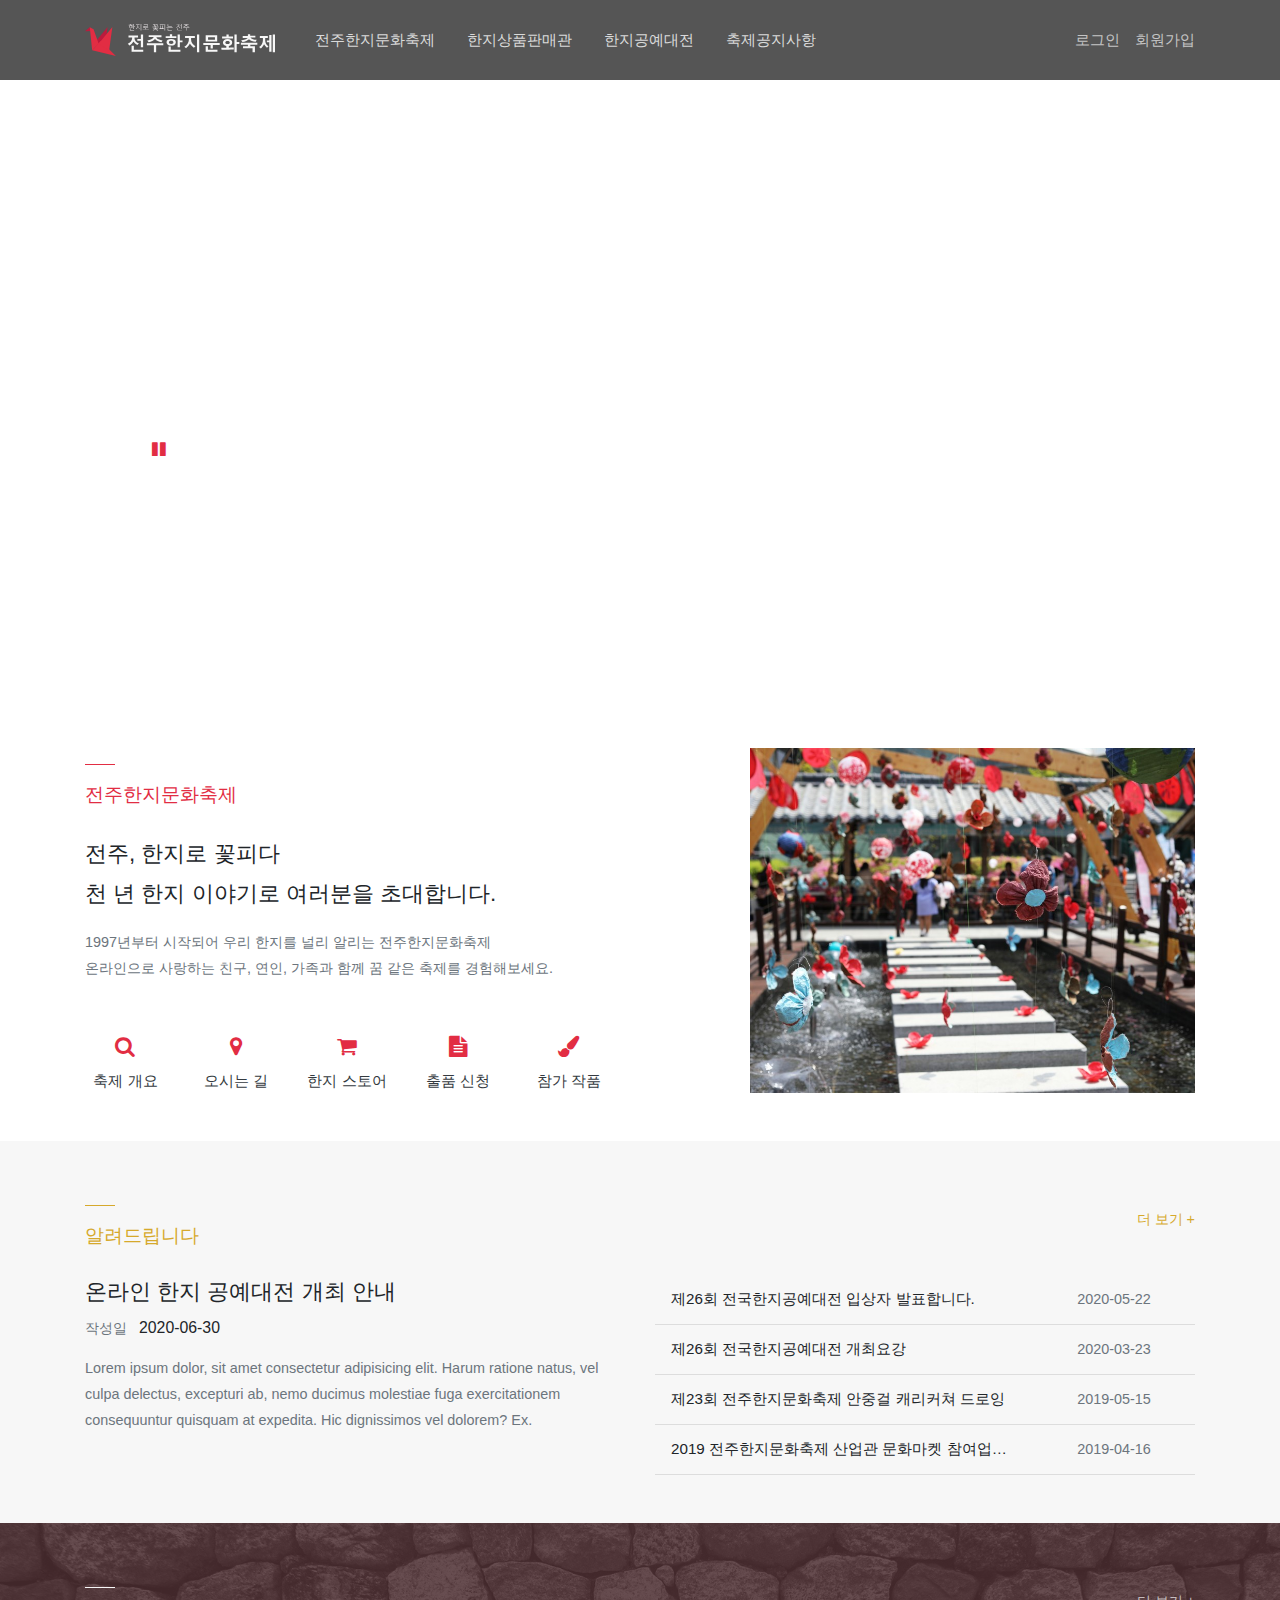
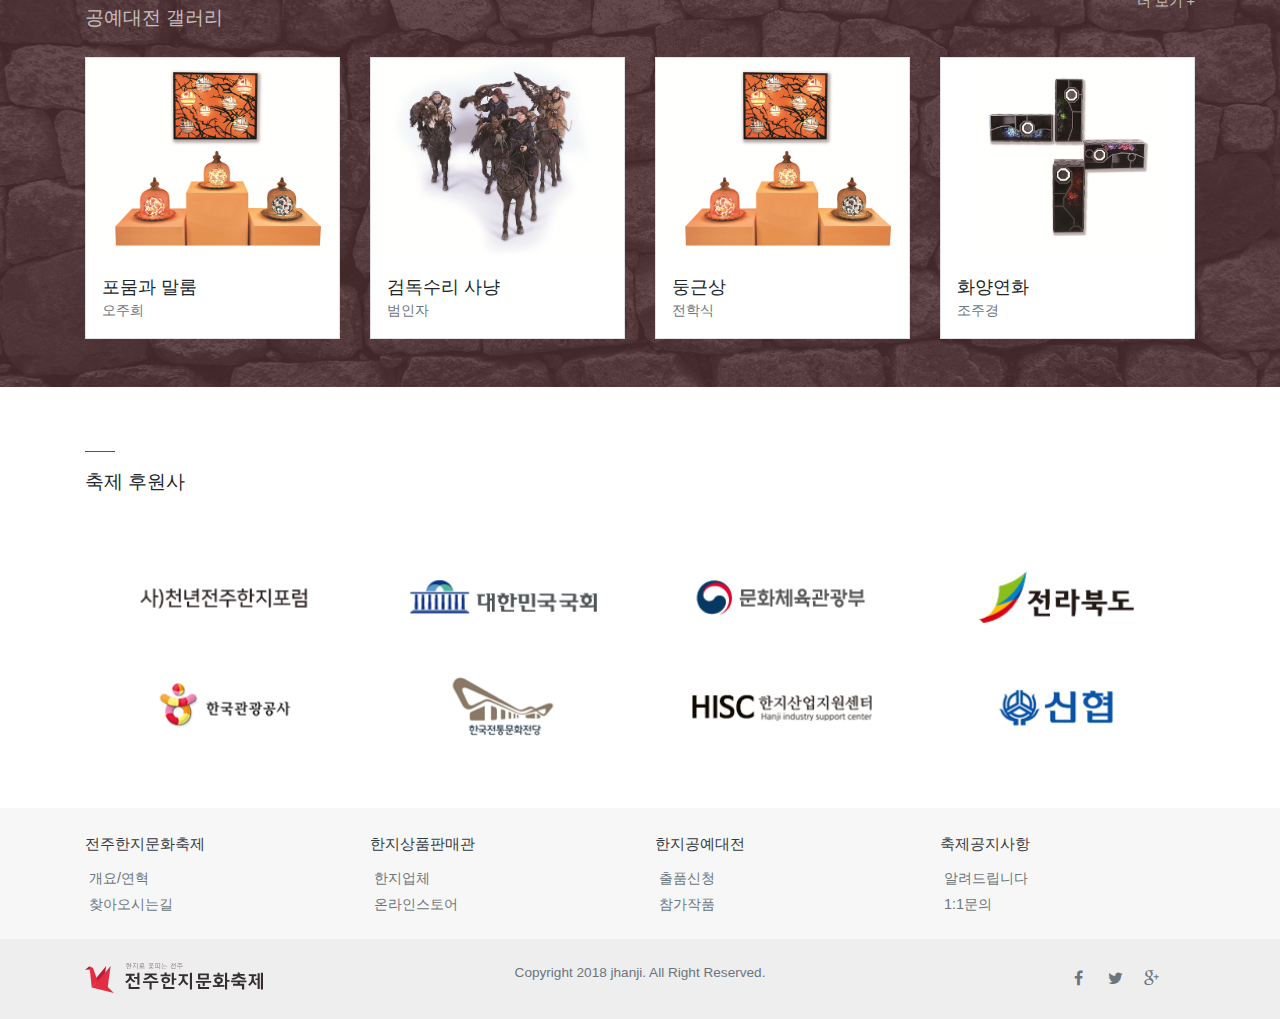
<file: public/index.html>
<!DOCTYPE html>
<html lang="en">
<head>
    <meta charset="UTF-8">
    <meta name="viewport" content="width=device-width, initial-scale=1.0">
    <title>전주한지문화축제</title>
    <script src="./js/jquery-3.4.1.min.js"></script>
    <link rel="stylesheet" href="./css/bootstrap.min.css">
    <script src="./js/bootstrap.min.js"></script>
    <link rel="stylesheet" href="./css/font-awesome.min.css">
    <link rel="stylesheet" href="./css/style.css">
</head>
<body>
    <!-- 헤더 -->
    <input type="checkbox" id="open-aside" hidden>
    <header>
        <div class="d-between container h-100">
            <div class="d-flex align-items-center">
                <a href="#">
                    <img src="./images/Wlogo.svg" alt="전주한지문화축제" title="전주한지문화축제" height="32">
                </a>
                <div class="nav ml-4 d-none d-lg-flex">
                    <div class="nav__item">
                        <a href="#">전주한지문화축제</a>
                        <div class="nav__list">
                            <a href="#">개요/연혁</a>
                            <a href="#">찾아오시는길</a>
                        </div>
                    </div>
                    <div class="nav__item">
                        <a href="#">한지상품판매관</a>
                        <div class="nav__list">
                            <a href="#">한지업체</a>
                            <a href="#">온라인스토어</a>
                        </div>
                    </div>
                    <div class="nav__item">
                        <a href="#">한지공예대전</a>
                        <div class="nav__list">
                            <a href="#">출품신청</a>
                            <a href="#">참가작품</a>
                        </div>
                    </div>
                    <div class="nav__item">
                        <a href="#">축제공지사항</a>
                        <div class="nav__list">
                            <a href="#">알려드립니다</a>
                            <a href="#">1:1문의</a>
                        </div>
                    </div>
                </div>
            </div>
            <div class="d-flex align-items-center">
                <div class="auth d-none d-lg-flex">
                    <a href="#">로그인</a>
                    <a href="#">회원가입</a>
                </div>
            </div>
            <label for="open-aside" class="icon text-gray d-lg-none">
                <i class="fa fa-bars"></i>
            </label>
        </div>
    </header>
    <!-- /헤더 -->
    <!-- 사이드바 -->
    <aside class="d-lg-none">
        <label for="open-aside" class="aside__background"></label>
        <div class="aside__content">
            <div class="auth auth--aside">
                <a href="#">로그인</a>
                <a href="#">회원가입</a>
            </div>     
            <div class="nav nav--aside">
                <div class="nav__item">
                    <a href="#">전주한지문화축제</a>
                    <div class="nav__list">
                        <a href="#">개요/연혁</a>
                        <a href="#">찾아오시는길</a>
                    </div>
                </div>
                <div class="nav__item">
                    <a href="#">한지상품판매관</a>
                    <div class="nav__list">
                        <a href="#">한지업체</a>
                        <a href="#">온라인스토어</a>
                    </div>
                </div>
                <div class="nav__item">
                    <a href="#">한지공예대전</a>
                    <div class="nav__list">
                        <a href="#">출품신청</a>
                        <a href="#">참가작품</a>
                    </div>
                </div>
                <div class="nav__item">
                    <a href="#">축제공지사항</a>
                    <div class="nav__list">
                        <a href="#">알려드립니다</a>
                        <a href="#">1:1문의</a>
                    </div>
                </div>
            </div>
        </div>
    </aside>
    <!-- /사이드바 -->

    <!-- 비주얼 영역 -->
    <input type="checkbox" id="s-pause" hidden>
    <input type="radio" id="move-1-2" name="move" hidden>
    <input type="radio" id="move-1-3" name="move" hidden>
    <input type="radio" id="move-2-1" name="move" hidden>
    <input type="radio" id="move-2-3" name="move" hidden>
    <input type="radio" id="move-3-1" name="move" hidden checked>
    <input type="radio" id="move-3-2" name="move" hidden>
    <input type="radio" id="move-1-2-copy" name="move" hidden>
    <input type="radio" id="move-1-3-copy" name="move" hidden>
    <input type="radio" id="move-2-1-copy" name="move" hidden>
    <input type="radio" id="move-2-3-copy" name="move" hidden>
    <input type="radio" id="move-3-1-copy" name="move" hidden>
    <input type="radio" id="move-3-2-copy" name="move" hidden>
    <div class="visual">
        <div class="visual__images">
            <img src="./images/visual/1.jpg" alt="비주얼 이미지" title="비주얼 이미지">
            <img src="./images/visual/2.jpg" alt="비주얼 이미지" title="비주얼 이미지">
            <img src="./images/visual/3.jpg" alt="비주얼 이미지" title="비주얼 이미지">
        </div>
        <div class="visual__content container">
            <div class="visual__texts">
                <div class="text">
                    <p>몸은 떨어져있어도</p>
                    <p>마음은 함께하는</p>
                    <p><strong>2020 한지문화축제</strong></p>
                </div>
                <div class="text">
                    <p>남녀노소 누구나</p>
                    <p>쉽고 간편히 즐기는</p>
                    <p><strong>한지공예대전</strong></p>
                </div>
                <div class="text">
                    <p>천년의 역사와</p>
                    <p>장인의 혼이 깃든</p>
                    <p><strong>한지상품판매관</strong></p>
                </div>
            </div>
            <div class="visual__controls">
                <div class="control">
                    <label for="" class="label-1"></label>
                    <label for="move-2-1" class="label-2"></label>
                    <label for="move-3-1" class="label-3"></label>
                    <label for="" class="label-1-copy"></label>
                    <label for="move-2-1-copy" class="label-2-copy"></label>
                    <label for="move-3-1-copy" class="label-3-copy"></label>
                </div>
                <div class="control">
                    <label for="move-1-2" class="label-1"></label>
                    <label for="" class="label-2"></label>
                    <label for="move-3-2" class="label-3"></label>
                    <label for="move-1-2-copy" class="label-1-copy"></label>
                    <label for="" class="label-2-copy"></label>
                    <label for="move-3-2-copy" class="label-3-copy"></label>
                </div>
                <div class="control">
                    <label for="move-1-3" class="label-1"></label>
                    <label for="move-2-3" class="label-2"></label>
                    <label for="" class="label-3"></label>
                    <label for="move-1-3-copy" class="label-1-copy"></label>
                    <label for="move-2-3-copy" class="label-2-copy"></label>
                    <label for="" class="label-3-copy"></label>
                </div>
                <label for="s-pause" class="icon text-red">
                    <span class="play"><i class="fa fa-play"></i></span>
                    <span class="pause"><i class="fa fa-pause"></i></span>
                </label>
            </div>
        </div>
    </div>
    <!-- /비주얼 영역 -->
    <!-- 축제소개 -->
    <div class="container py-5">
        <div class="row">
            <div class="col-lg-7">
                <hr class="bg-red">
                <div class="title text-red">전주한지문화축제</div>
                <div class="mt-4">
                    <p class="fx-4 pre-line">전주, 한지로 꽃피다
                        천 년 한지 이야기로 여러분을 초대합니다.</p>
                    <p class="text-muted fx-n2 mt-3 pre-line">1997년부터 시작되어 우리 한지를 널리 알리는 전주한지문화축제
                        온라인으로 사랑하는 친구, 연인, 가족과 함께 꿈 같은 축제를 경험해보세요.</p>
                </div>
                <div class="row mt-5">
                    <div class="col-lg-2 col-4 mb-4 mb-lg-0">
                        <a href="#" class="d-flex flex-column align-items-center">
                            <span class="icon text-red">
                                <i class="fa fa-search fa-lg"></i>
                            </span>
                            <span class="text-dark fx-n1 mt-2">축제 개요</span>
                        </a>
                    </div>
                    <div class="col-lg-2 col-4 mb-4 mb-lg-0">
                        <a href="#" class="d-flex flex-column align-items-center">
                            <span class="icon text-red">
                                <i class="fa fa-map-marker fa-lg"></i>
                            </span>
                            <span class="text-dark fx-n1 mt-2">오시는 길</span>
                        </a>
                    </div>
                    <div class="col-lg-2 col-4 mb-4 mb-lg-0">
                        <a href="#" class="d-flex flex-column align-items-center">
                            <span class="icon text-red">
                                <i class="fa fa-shopping-cart fa-lg"></i>
                            </span>
                            <span class="text-dark fx-n1 mt-2">한지 스토어</span>
                        </a>
                    </div>
                    <div class="col-lg-2 col-4 mb-4 mb-lg-0">
                        <a href="#" class="d-flex flex-column align-items-center">
                            <span class="icon text-red">
                                <i class="fa fa-file-text fa-lg"></i>
                            </span>
                            <span class="text-dark fx-n1 mt-2">출품 신청</span>
                        </a>
                    </div>
                    <div class="col-lg-2 col-4 mb-4 mb-lg-0">
                        <a href="#" class="d-flex flex-column align-items-center">
                            <span class="icon text-red">
                                <i class="fa fa-paint-brush fa-lg"></i>
                            </span>
                            <span class="text-dark fx-n1 mt-2">참가 작품</span>
                        </a>
                    </div>
                </div>
            </div>
            <div class="col-lg-5 mt-5 mt-lg-0">
                <img class="fit-cover" src="./images/provide/24.jpg" alt="축제소개" title="축제소개">
            </div>
        </div>
    </div>
    <!-- /축제소개 -->
    <!-- 알려드립니다 -->
    <div class="bg-gray">
        <div class="container py-5">
            <div class="d-between">
                <div>
                    <hr class="bg-yellow">
                    <div class="title text-yellow">알려드립니다</div>
                </div>
                <a href="#" class="text-yellow fx-n2">더 보기 +</a>
            </div>
            <div class="row mt-4">
                <div class="col-lg-6 mb-5 mb-lg-0">
                    <div class="fx-4">온라인 한지 공예대전 개최 안내</div>
                    <div class="fx-n2 mt-2">
                        <span class="text-muted">작성일</span>
                        <span class="ml-2 fx-2">2020-06-30</span>
                    </div>
                    <p class="summary fx-n2 text-muted mt-3" title="Lorem ipsum dolor, sit amet consectetur adipisicing elit. Harum ratione natus, vel culpa delectus, excepturi ab, nemo ducimus molestiae fuga exercitationem consequuntur quisquam at expedita. Hic dignissimos vel dolorem? Ex.">Lorem ipsum dolor, sit amet consectetur adipisicing elit. Harum ratione natus, vel culpa delectus, excepturi ab, nemo ducimus molestiae fuga exercitationem consequuntur quisquam at expedita. Hic dignissimos vel dolorem? Ex.</p>
                </div>
                <div class="col-lg-6">
                    <div class="t-row">
                        <div class="fx-n1 cell-70 px-3 text-left text-ellipsis" title="제26회 전국한지공예대전 입상자 발표합니다">제26회 전국한지공예대전 입상자 발표합니다.</div>
                        <div class="cell-30 fx-n2 text-muted">2020-05-22</div>
                    </div>
                    <div class="t-row">
                        <div class="fx-n1 cell-70 px-3 text-left text-ellipsis" title="제26회 전국한지공예대전 개최요강">제26회 전국한지공예대전 개최요강</div>
                        <div class="cell-30 fx-n2 text-muted">2020-03-23</div>
                    </div>
                    <div class="t-row">
                        <div class="fx-n1 cell-70 px-3 text-left text-ellipsis" title="제23회 전주한지문화축제 안중걸 캐리커쳐 드로잉">제23회 전주한지문화축제 안중걸 캐리커쳐 드로잉</div>
                        <div class="cell-30 fx-n2 text-muted">2019-05-15</div>
                    </div>
                    <div class="t-row">
                        <div class="fx-n1 cell-70 px-3 text-left text-ellipsis" title="2019 전주한지문화축제 산업관 문화마켓 참여업체 모집공고(추가모집">2019 전주한지문화축제 산업관 문화마켓 참여업체 모집공고(추가모집)</div>
                        <div class="cell-30 fx-n2 text-muted">2019-04-16</div>
                    </div>
                </div>
            </div>
        </div>
    </div>
    <!-- /알려드립니다 -->
    <!-- 갤러리 -->
    <div class="position-relative">
        <div class="background background--red">
            <img src="./images/provide/46.jpg" alt="공예대전 갤러리" title="공예대전 갤러리">
        </div>
        <div class="container py-5">
            <div class="d-between">
                <div>
                    <hr class="bg-gray">
                    <div class="title text-gray">공예대전 갤러리</div>
                </div>
                <a href="#" class="text-gray fx-n2">더 보기 +</a>
            </div>
            <div class="row mt-4">
                <div class="col-lg-3 col-6 mb-4 mb-lg-0">
                    <div class="bg-white border hoverable hoverable-picked">
                        <img src="./images/gallery/1.jpg" alt="갤러리 이미지" title="갤러리 이미지" class="fit-contain hx-200">
                        <div class="p-3">
                            <div class="fx-2">포뭄과 말룸</div>
                            <div class="fx-n2 text-muted">오주희</div>
                        </div>
                    </div>
                </div>
                <div class="col-lg-3 col-6 mb-4 mb-lg-0">
                    <div class="bg-white border hoverable hoverable-picked">
                        <img src="./images/gallery/2.jpg" alt="갤러리 이미지" title="갤러리 이미지" class="fit-contain hx-200">
                        <div class="p-3">
                            <div class="fx-2">검독수리 사냥</div>
                            <div class="fx-n2 text-muted">범인자</div>
                        </div>
                    </div>
                </div>
                <div class="col-lg-3 col-6 mb-4 mb-lg-0">
                    <div class="bg-white border hoverable hoverable-picked">
                        <img src="./images/gallery/1.jpg" alt="갤러리 이미지" title="갤러리 이미지" class="fit-contain hx-200">
                        <div class="p-3">
                            <div class="fx-2">둥근상</div>
                            <div class="fx-n2 text-muted">전학식</div>
                        </div>
                    </div>
                </div>
                <div class="col-lg-3 col-6 mb-4 mb-lg-0">
                    <div class="bg-white border hoverable hoverable-picked">
                        <img src="./images/gallery/4.jpg" alt="갤러리 이미지" title="갤러리 이미지" class="fit-contain hx-200">
                        <div class="p-3">
                            <div class="fx-2">화양연화</div>
                            <div class="fx-n2 text-muted">조주경</div>
                        </div>
                    </div>
                </div>
            </div>
        </div>
    </div>
    <!-- /갤러리 -->
    <!-- 후원사 영역 -->
    <div class="container py-5">
        <input type="checkbox" id="c-pause" hidden>
        <div class="d-between">
            <div>
                <hr>
                <div class="title">축제 후원사</div>
            </div>
            <label for="c-pause" class="icon text-red d-lg-none">
                <span class="play"><i class="fa fa-play"></i></span>
                <span class="pause"><i class="fa fa-pause"></i></span>
            </label>
        </div>
        <div class="company mt-5">
            <img src="./images/company/1.jpg" alt="후원사 이미지" title="후원사 이미지">
            <img src="./images/company/2.jpg" alt="후원사 이미지" title="후원사 이미지">
            <img src="./images/company/3.jpg" alt="후원사 이미지" title="후원사 이미지">
            <img src="./images/company/4.jpg" alt="후원사 이미지" title="후원사 이미지">
            <img src="./images/company/5.jpg" alt="후원사 이미지" title="후원사 이미지">
            <img src="./images/company/6.jpg" alt="후원사 이미지" title="후원사 이미지">
            <img src="./images/company/7.jpg" alt="후원사 이미지" title="후원사 이미지">
            <img src="./images/company/8.jpg" alt="후원사 이미지" title="후원사 이미지">
        </div>
    </div>
    <!-- /후원사 영역 -->
    <!-- 푸터 -->
    <footer>
        <div class="footer__top">
            <div class="container">
                <div class="row py-4">
                    <div class="col-lg-3 col-6 mb-4 mb-lg-0">
                        <a href="#" class="fx-n1 text-dark">전주한지문화축제</a>
                        <div class="d-flex flex-column mt-2 ml-1">
                            <a href="#" class="text-muted fx-n2 mt-1">개요/연혁</a>
                            <a href="#" class="text-muted fx-n2 mt-1">찾아오시는길</a>
                        </div>
                    </div>
                    <div class="col-lg-3 col-6 mb-4 mb-lg-0">
                        <a href="#" class="fx-n1 text-dark">한지상품판매관</a>
                        <div class="d-flex flex-column mt-2 ml-1">
                            <a href="#" class="text-muted fx-n2 mt-1">한지업체</a>
                            <a href="#" class="text-muted fx-n2 mt-1">온라인스토어</a>
                        </div>
                    </div>
                    <div class="col-lg-3 col-6 mb-4 mb-lg-0">
                        <a href="#" class="fx-n1 text-dark">한지공예대전</a>
                        <div class="d-flex flex-column mt-2 ml-1">
                            <a href="#" class="text-muted fx-n2 mt-1">출품신청</a>
                            <a href="#" class="text-muted fx-n2 mt-1">참가작품</a>
                        </div>
                    </div>
                    <div class="col-lg-3 col-6 mb-4 mb-lg-0">
                        <a href="#" class="fx-n1 text-dark">축제공지사항</a>
                        <div class="d-flex flex-column mt-2 ml-1">
                            <a href="#" class="text-muted fx-n2 mt-1">알려드립니다</a>
                            <a href="#" class="text-muted fx-n2 mt-1">1:1문의</a>
                        </div>
                    </div>
                </div>
            </div>
        </div>
        <div class="footer__bottom">
            <div class="container py-4">
                <div class="row">
                    <div class="col-lg-2">
                        <div class="text-center">
                            <img src="./images/logo.svg" alt="전주한지문화축제" title="전주한지문화축제" height="30">
                        </div>
                    </div>
                    <div class="col-lg-8 order-1 order-lg-0">
                        <div class="text-center fx-n3 text-muted">
                            Copyright 2018 jhanji. All Right Reserved.
                        </div>
                    </div>
                    <div class="col-lg-2 py-4 py-lg-0">
                        <div class="text-center text-muted">
                            <span class="icon"><i class="fa fa-facebook"></i></span>
                            <span class="icon"><i class="fa fa-twitter"></i></span>
                            <span class="icon"><i class="fa fa-google-plus"></i></span>
                        </div>
                    </div>
                </div>
            </div>
        </div>
    </footer>
    <!-- /푸터 -->
</body>
</html>
</file>
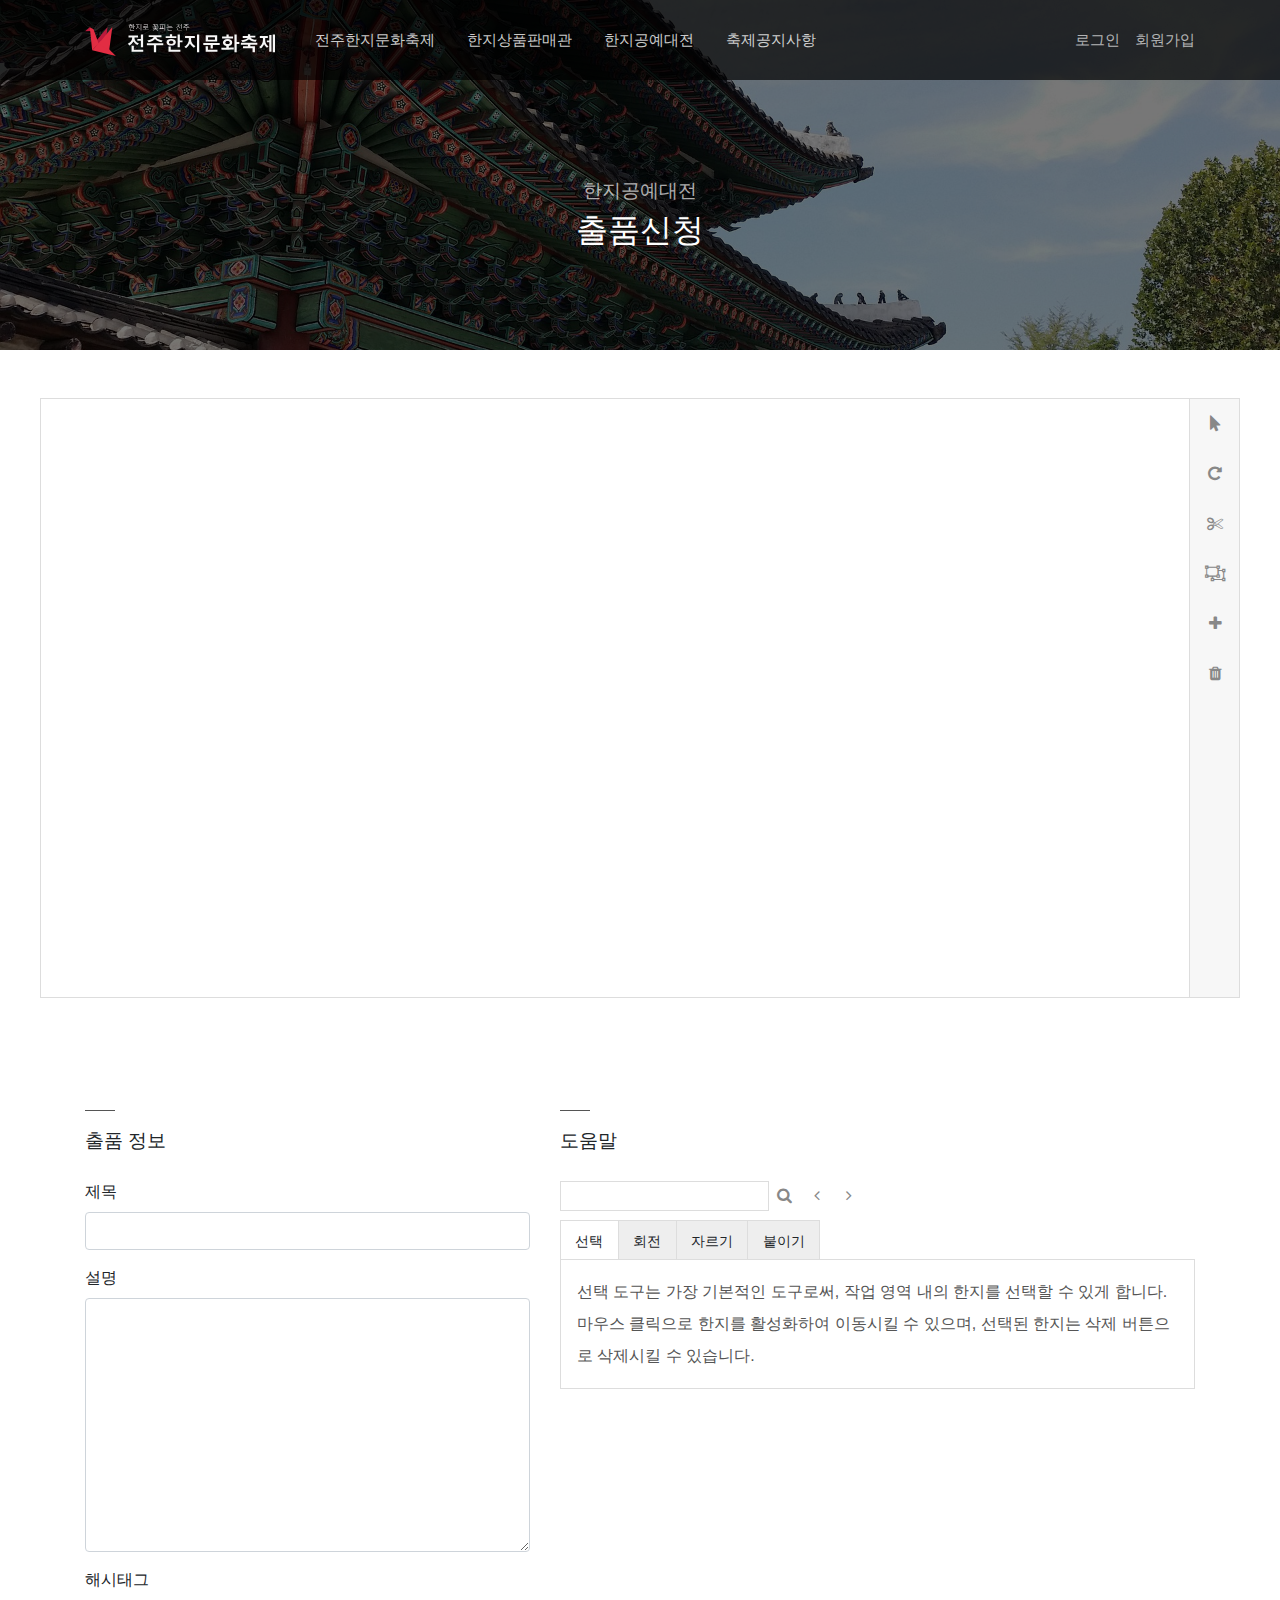
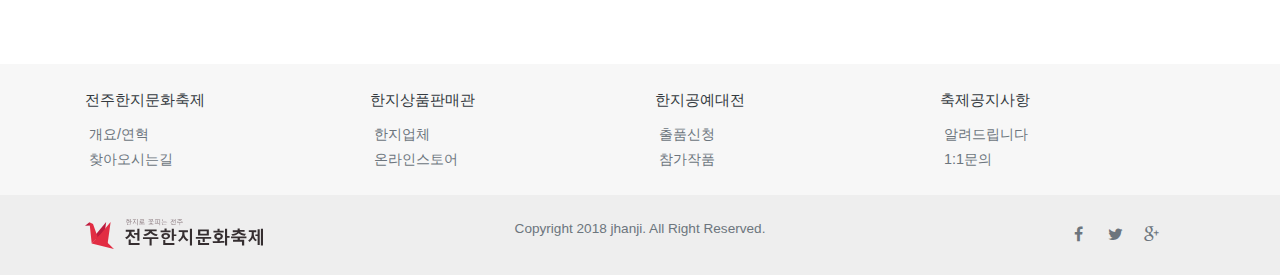
<file: public/entry.html>
<!DOCTYPE html>
<html lang="en">
<head>
    <meta charset="UTF-8">
    <meta name="viewport" content="width=device-width, initial-scale=1.0">
    <title>전주한지문화축제</title>
    <script src="./js/jquery-3.4.1.min.js"></script>
    <link rel="stylesheet" href="./css/bootstrap.min.css">
    <script src="./js/bootstrap.min.js"></script>
    <link rel="stylesheet" href="./css/font-awesome.min.css">
    <link rel="stylesheet" href="./css/style.css">
    <script src="./js/common.js"></script>
</head>
<body>
    <!-- 헤더 -->
    <input type="checkbox" id="open-aside" hidden>
    <header>
        <div class="d-between container h-100">
            <div class="d-flex align-items-center">
                <a href="#">
                    <img src="./images/Wlogo.svg" alt="전주한지문화축제" title="전주한지문화축제" height="32">
                </a>
                <div class="nav ml-4 d-none d-lg-flex">
                    <div class="nav__item">
                        <a href="#">전주한지문화축제</a>
                        <div class="nav__list">
                            <a href="#">개요/연혁</a>
                            <a href="#">찾아오시는길</a>
                        </div>
                    </div>
                    <div class="nav__item">
                        <a href="#">한지상품판매관</a>
                        <div class="nav__list">
                            <a href="#">한지업체</a>
                            <a href="#">온라인스토어</a>
                        </div>
                    </div>
                    <div class="nav__item">
                        <a href="#">한지공예대전</a>
                        <div class="nav__list">
                            <a href="#">출품신청</a>
                            <a href="#">참가작품</a>
                        </div>
                    </div>
                    <div class="nav__item">
                        <a href="#">축제공지사항</a>
                        <div class="nav__list">
                            <a href="#">알려드립니다</a>
                            <a href="#">1:1문의</a>
                        </div>
                    </div>
                </div>
            </div>
            <div class="d-flex align-items-center">
                <div class="auth d-none d-lg-flex">
                    <a href="#">로그인</a>
                    <a href="#">회원가입</a>
                </div>
            </div>
            <label for="open-aside" class="icon text-gray d-lg-none">
                <i class="fa fa-bars"></i>
            </label>
        </div>
    </header>
    <!-- /헤더 -->
    <!-- 사이드바 -->
    <aside class="d-lg-none">
        <label for="open-aside" class="aside__background"></label>
        <div class="aside__content">
            <div class="auth auth--aside">
                <a href="#">로그인</a>
                <a href="#">회원가입</a>
            </div>     
            <div class="nav nav--aside">
                <div class="nav__item">
                    <a href="#">전주한지문화축제</a>
                    <div class="nav__list">
                        <a href="#">개요/연혁</a>
                        <a href="#">찾아오시는길</a>
                    </div>
                </div>
                <div class="nav__item">
                    <a href="#">한지상품판매관</a>
                    <div class="nav__list">
                        <a href="#">한지업체</a>
                        <a href="#">온라인스토어</a>
                    </div>
                </div>
                <div class="nav__item">
                    <a href="#">한지공예대전</a>
                    <div class="nav__list">
                        <a href="#">출품신청</a>
                        <a href="#">참가작품</a>
                    </div>
                </div>
                <div class="nav__item">
                    <a href="#">축제공지사항</a>
                    <div class="nav__list">
                        <a href="#">알려드립니다</a>
                        <a href="#">1:1문의</a>
                    </div>
                </div>
            </div>
        </div>
    </aside>
    <!-- /사이드바 -->

    <!-- 비주얼 영역 -->
    <div class="visual visual--sub">
        <div class="background background--black">
            <img src="./images/visual/sub.jpg" alt="비주얼 이미지" title="비주얼 이미지">
        </div>
        <div class="visual__content container">
            <div class="text-center">
                <div class="fx-3 text-gray">한지공예대전</div>
                <div class="fx-7 text-white">출품신청</div>
            </div>
        </div>
    </div>
    <!-- /비주얼 영역 -->

    <!-- 공예 작업 -->
    <div class="py-5">
        <div id="workspace">
            <div class="workspace__inner">
                <canvas width="1150" height="600"></canvas>
            </div>
            <div class="tool">
                <div class="tool__item tool__item--tool" data-type="select">
                    <i class="fa fa-mouse-pointer"></i>
                </div>
                <div class="tool__item tool__item--tool" data-type="spin">
                    <i class="fa fa-repeat"></i>
                </div>
                <div class="tool__item tool__item--tool" data-type="cut">
                    <i class="fa fa-cut"></i>
                </div>
                <div class="tool__item tool__item--tool" data-type="glue">
                    <i class="fa fa-object-ungroup"></i>
                </div>
                <div class="tool__item" data-toggle="modal" data-target="#list-modal">
                    <i class="fa fa-plus"></i>
                </div>
                <div class="tool__item">
                    <i class="fa fa-trash"></i>
                </div>
            </div>
        </div>
    </div>
    <!-- /공예 작업 -->

    <div class="container py-5">
        <div class="row">
            <div class="col-lg-5">
                <hr>
                <div class="title">출품 정보</div>
                <form action="#" class="mt-4">
                    <div class="form-group">
                        <label>제목</label>
                        <input type="text" class="form-control" name="title" required>
                    </div>
                    <div class="form-group">
                        <label>설명</label>
                        <textarea name="description" id="description" cols="30" rows="10" class="form-control"></textarea>
                    </div>
                    <div class="form-group">
                        <label>해시태그</label>
                        <div id="hash_tags" data-name="hash_tags"></div>
                    </div>
                </form>
            </div>
            <div class="col-lg-7">
                <hr>
                <div class="title">도움말</div>
                <div class="mt-4">
                    <input type="radio" id="tab-select" name="tabs" hidden checked>
                    <input type="radio" id="tab-spin" name="tabs" hidden>
                    <input type="radio" id="tab-cut" name="tabs" hidden>
                    <input type="radio" id="tab-glue" name="tabs" hidden>
                    <div class="tab__search mb-2">
                        <input type="text">
                        <div class="icon icon-search">
                            <i class="fa fa-search"></i>
                        </div>
                        <div class="icon icon-left">
                            <i class="fa fa-angle-left"></i>
                        </div>
                        <div class="icon icon-right">
                            <i class="fa fa-angle-right"></i>
                        </div>
                        <p class="fx-n2 text-muted"></p>
                    </div>
                    <div class="tab__title">
                        <label for="tab-select" class="tab select">선택</label>
                        <label for="tab-spin" class="tab spin">회전</label>
                        <label for="tab-cut" class="tab cut">자르기</label>
                        <label for="tab-glue" class="tab glue">붙이기</label>
                    </div>
                    <div class="tab__content">
                        <div class="tab select" data-type="select">선택 도구는 가장 기본적인 도구로써, 작업 영역 내의 한지를 선택할 수 있게 합니다. 
                            마우스 클릭으로 한지를 활성화하여 이동시킬 수 있으며, 선택된 한지는 삭제 버튼으로 삭제시킬 수 있습니다.</div>
                        <div class="tab spin" data-type="spin">회전 도구는 작업 영역 내의 한지를 회전할 수 있는 도구입니다. 
                            마우스 더블 클릭으로 회전하고자 하는 한지를 선택하면, 좌우로 마우스를 끌어당겨 회전시킬 수 있습니다. 
                            회전한 뒤에는 우 클릭의 콘텍스트 메뉴로 '확인'을 눌러 한지의 회전 상태를 작업 영역에 반영할 수 있습니다.</div>
                        <div class="tab cut" data-type="cut">자르기 도구는 작업 영역 내의 한지를 자를 수 있는 도구입니다. 
                            마우스 더블 클릭으로 자르고자 하는 한지를 선택하면 마우스를 움직임으로써 자르고자 하는 궤적을 그릴 수 있습니다. 
                            궤적을 그린 뒤에는 우 클릭의 콘텍스트 메뉴로 '자르기'를 눌러 그려진 궤적에 따라 한지를 자를 수 있습니다.</div>
                        <div class="tab glue" data-type="glue">붙이기 도구는 작업 영역 내의 한지들을 붙일 수 있는 도구입니다.
                            마우스 더블 클릭으로 붙이고자 하는 한지를 선택하면 처음 선택한 한지와 근접한 한지들을 선택할 수 있습니다. 
                            붙일 한지를 모두 선택한 뒤에는 우 클릭의 콘텍스트 메뉴로 '붙이기'를 눌러 선택한 한지를 붙일 수 있습니다.</div>
                    </div>
                </div>
            </div>
        </div>
    </div>
    <script src="./js/entry/Tool.js"></script>
    <script src="./js/entry/Select.js"></script>
    <script src="./js/entry/Spin.js"></script>
    <script src="./js/entry/Cut.js"></script>
    <script src="./js/entry/Glue.js"></script>
    <script src="./js/entry/Workspace.js"></script>
    <script src="./js/entry/Paper.js"></script>
    <script src="./js/entry/Source.js"></script>
    <script src="./js/entry.js"></script>

    <div id="list-modal" class="modal fade">
        <div class="modal-dialog modal-lg">
            <div class="modal-content">
                <div class="modal-header">
                    <div class="fx-5">추가하기</div>
                </div>
                <div class="modal-body">
                    <div class="row">
                        
                    </div>
                </div>
            </div>
        </div>
    </div>
    
    <!-- 푸터 -->
    <footer>
        <div class="footer__top">
            <div class="container">
                <div class="row py-4">
                    <div class="col-lg-3 col-6 mb-4 mb-lg-0">
                        <a href="#" class="fx-n1 text-dark">전주한지문화축제</a>
                        <div class="d-flex flex-column mt-2 ml-1">
                            <a href="#" class="text-muted fx-n2 mt-1">개요/연혁</a>
                            <a href="#" class="text-muted fx-n2 mt-1">찾아오시는길</a>
                        </div>
                    </div>
                    <div class="col-lg-3 col-6 mb-4 mb-lg-0">
                        <a href="#" class="fx-n1 text-dark">한지상품판매관</a>
                        <div class="d-flex flex-column mt-2 ml-1">
                            <a href="#" class="text-muted fx-n2 mt-1">한지업체</a>
                            <a href="#" class="text-muted fx-n2 mt-1">온라인스토어</a>
                        </div>
                    </div>
                    <div class="col-lg-3 col-6 mb-4 mb-lg-0">
                        <a href="#" class="fx-n1 text-dark">한지공예대전</a>
                        <div class="d-flex flex-column mt-2 ml-1">
                            <a href="#" class="text-muted fx-n2 mt-1">출품신청</a>
                            <a href="#" class="text-muted fx-n2 mt-1">참가작품</a>
                        </div>
                    </div>
                    <div class="col-lg-3 col-6 mb-4 mb-lg-0">
                        <a href="#" class="fx-n1 text-dark">축제공지사항</a>
                        <div class="d-flex flex-column mt-2 ml-1">
                            <a href="#" class="text-muted fx-n2 mt-1">알려드립니다</a>
                            <a href="#" class="text-muted fx-n2 mt-1">1:1문의</a>
                        </div>
                    </div>
                </div>
            </div>
        </div>
        <div class="footer__bottom">
            <div class="container py-4">
                <div class="row">
                    <div class="col-lg-2">
                        <div class="text-center">
                            <img src="./images/logo.svg" alt="전주한지문화축제" title="전주한지문화축제" height="30">
                        </div>
                    </div>
                    <div class="col-lg-8 order-1 order-lg-0">
                        <div class="text-center fx-n3 text-muted">
                            Copyright 2018 jhanji. All Right Reserved.
                        </div>
                    </div>
                    <div class="col-lg-2 py-4 py-lg-0">
                        <div class="text-center text-muted">
                            <span class="icon"><i class="fa fa-facebook"></i></span>
                            <span class="icon"><i class="fa fa-twitter"></i></span>
                            <span class="icon"><i class="fa fa-google-plus"></i></span>
                        </div>
                    </div>
                </div>
            </div>
        </div>
    </footer>
    <!-- /푸터 -->
</body>
</html>
</file>
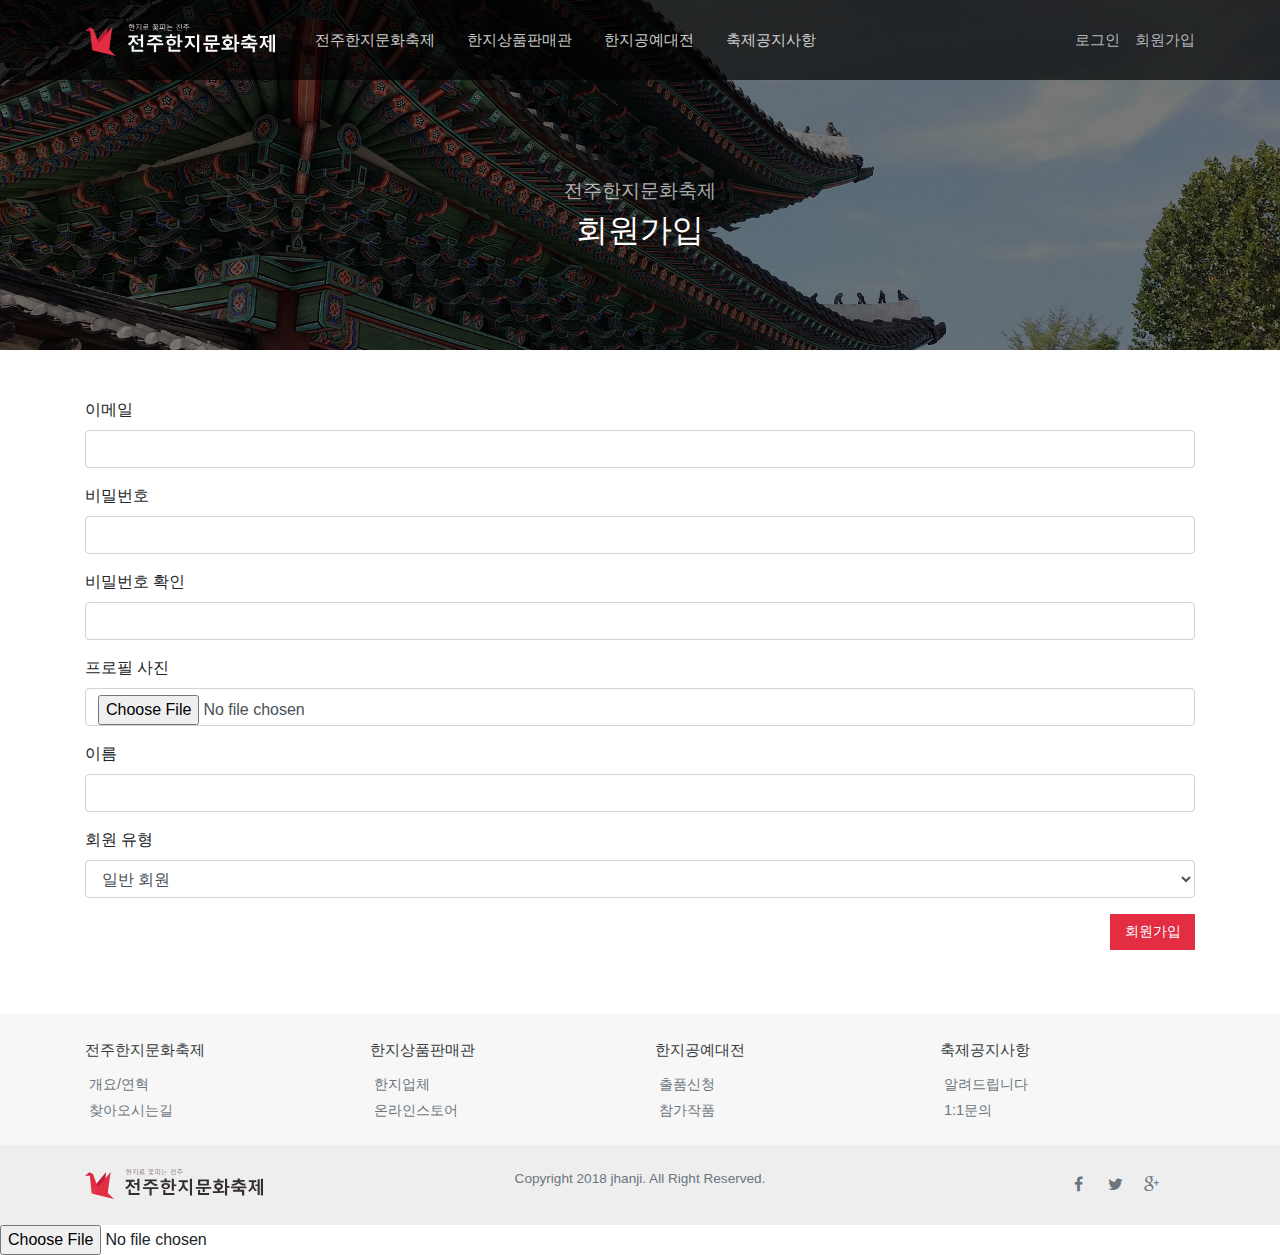
<file: public/sign-up.html>
<!DOCTYPE html>
<html lang="en">
<head>
    <meta charset="UTF-8">
    <meta name="viewport" content="width=device-width, initial-scale=1.0">
    <title>전주한지문화축제</title>
    <script src="./js/jquery-3.4.1.min.js"></script>
    <link rel="stylesheet" href="./css/bootstrap.min.css">
    <script src="./js/bootstrap.min.js"></script>
    <link rel="stylesheet" href="./css/font-awesome.min.css">
    <link rel="stylesheet" href="./css/style.css">
</head>
<body>
    <!-- 헤더 -->
    <input type="checkbox" id="open-aside" hidden>
    <header>
        <div class="d-between container h-100">
            <div class="d-flex align-items-center">
                <a href="#">
                    <img src="./images/Wlogo.svg" alt="전주한지문화축제" title="전주한지문화축제" height="32">
                </a>
                <div class="nav ml-4 d-none d-lg-flex">
                    <div class="nav__item">
                        <a href="#">전주한지문화축제</a>
                        <div class="nav__list">
                            <a href="#">개요/연혁</a>
                            <a href="#">찾아오시는길</a>
                        </div>
                    </div>
                    <div class="nav__item">
                        <a href="#">한지상품판매관</a>
                        <div class="nav__list">
                            <a href="#">한지업체</a>
                            <a href="#">온라인스토어</a>
                        </div>
                    </div>
                    <div class="nav__item">
                        <a href="#">한지공예대전</a>
                        <div class="nav__list">
                            <a href="#">출품신청</a>
                            <a href="#">참가작품</a>
                        </div>
                    </div>
                    <div class="nav__item">
                        <a href="#">축제공지사항</a>
                        <div class="nav__list">
                            <a href="#">알려드립니다</a>
                            <a href="#">1:1문의</a>
                        </div>
                    </div>
                </div>
            </div>
            <div class="d-flex align-items-center">
                <div class="auth d-none d-lg-flex">
                    <a href="#">로그인</a>
                    <a href="#">회원가입</a>
                </div>
            </div>
            <label for="open-aside" class="icon text-gray d-lg-none">
                <i class="fa fa-bars"></i>
            </label>
        </div>
    </header>
    <!-- /헤더 -->
    <!-- 사이드바 -->
    <aside class="d-lg-none">
        <label for="open-aside" class="aside__background"></label>
        <div class="aside__content">
            <div class="auth auth--aside">
                <a href="#">로그인</a>
                <a href="#">회원가입</a>
            </div>     
            <div class="nav nav--aside">
                <div class="nav__item">
                    <a href="#">전주한지문화축제</a>
                    <div class="nav__list">
                        <a href="#">개요/연혁</a>
                        <a href="#">찾아오시는길</a>
                    </div>
                </div>
                <div class="nav__item">
                    <a href="#">한지상품판매관</a>
                    <div class="nav__list">
                        <a href="#">한지업체</a>
                        <a href="#">온라인스토어</a>
                    </div>
                </div>
                <div class="nav__item">
                    <a href="#">한지공예대전</a>
                    <div class="nav__list">
                        <a href="#">출품신청</a>
                        <a href="#">참가작품</a>
                    </div>
                </div>
                <div class="nav__item">
                    <a href="#">축제공지사항</a>
                    <div class="nav__list">
                        <a href="#">알려드립니다</a>
                        <a href="#">1:1문의</a>
                    </div>
                </div>
            </div>
        </div>
    </aside>
    <!-- /사이드바 -->

    <!-- 비주얼 영역 -->
    <div class="visual visual--sub">
        <div class="background background--black">
            <img src="./images/visual/sub.jpg" alt="비주얼 이미지" title="비주얼 이미지">
        </div>
        <div class="visual__content container">
            <div class="text-center">
                <div class="fx-3 text-gray">전주한지문화축제</div>
                <div class="fx-7 text-white">회원가입</div>
            </div>
        </div>
    </div>
    <!-- /비주얼 영역 -->
    
    <form id="sign-up" action="#">
        <div class="container py-5">
            <div class="form-group">
                <label>이메일</label>
                <input type="email" class="form-control" id="user_email" name="user_email">
                <div class="error text-red fx-n2"></div>
            </div>
            <div class="form-group">
                <label>비밀번호</label>
                <input type="password" class="form-control" id="password" name="password">
                <div class="error text-red fx-n2"></div>
            </div>
            <div class="form-group">
                <label>비밀번호 확인</label>
                <input type="password" class="form-control" id="passconf" name="passconf">
                <div class="error text-red fx-n2"></div>
            </div>
            <div class="form-group">
                <label>프로필 사진</label>
                <input type="file" class="form-control" id="image" name="image">
                <div class="error text-red fx-n2"></div>
            </div>
            <div class="form-group">
                <label>이름</label>
                <input type="text" class="form-control" id="user_name" name="user_name">
                <div class="error text-red fx-n2"></div>
            </div>
            <div class="form-group">
                <label>회원 유형</label>
                <select id="user_type" name="user_type" class="form-control">
                    <option value="normal">일반 회원</option>
                    <option value="company">기업 회원</option>
                </select>
                <div class="error text-red fx-n2"></div>
            </div>
            <div class="form-group text-right">
                <button class="btn-filled">회원가입</button>
            </div>
        </div>
    </form>
    <script src="./js/sign-up.js"></script>

    <!-- 푸터 -->
    <footer>
        <div class="footer__top">
            <div class="container">
                <div class="row py-4">
                    <div class="col-lg-3 col-6 mb-4 mb-lg-0">
                        <a href="#" class="fx-n1 text-dark">전주한지문화축제</a>
                        <div class="d-flex flex-column mt-2 ml-1">
                            <a href="#" class="text-muted fx-n2 mt-1">개요/연혁</a>
                            <a href="#" class="text-muted fx-n2 mt-1">찾아오시는길</a>
                        </div>
                    </div>
                    <div class="col-lg-3 col-6 mb-4 mb-lg-0">
                        <a href="#" class="fx-n1 text-dark">한지상품판매관</a>
                        <div class="d-flex flex-column mt-2 ml-1">
                            <a href="#" class="text-muted fx-n2 mt-1">한지업체</a>
                            <a href="#" class="text-muted fx-n2 mt-1">온라인스토어</a>
                        </div>
                    </div>
                    <div class="col-lg-3 col-6 mb-4 mb-lg-0">
                        <a href="#" class="fx-n1 text-dark">한지공예대전</a>
                        <div class="d-flex flex-column mt-2 ml-1">
                            <a href="#" class="text-muted fx-n2 mt-1">출품신청</a>
                            <a href="#" class="text-muted fx-n2 mt-1">참가작품</a>
                        </div>
                    </div>
                    <div class="col-lg-3 col-6 mb-4 mb-lg-0">
                        <a href="#" class="fx-n1 text-dark">축제공지사항</a>
                        <div class="d-flex flex-column mt-2 ml-1">
                            <a href="#" class="text-muted fx-n2 mt-1">알려드립니다</a>
                            <a href="#" class="text-muted fx-n2 mt-1">1:1문의</a>
                        </div>
                    </div>
                </div>
            </div>
        </div>
        <div class="footer__bottom">
            <div class="container py-4">
                <div class="row">
                    <div class="col-lg-2">
                        <div class="text-center">
                            <img src="./images/logo.svg" alt="전주한지문화축제" title="전주한지문화축제" height="30">
                        </div>
                    </div>
                    <div class="col-lg-8 order-1 order-lg-0">
                        <div class="text-center fx-n3 text-muted">
                            Copyright 2018 jhanji. All Right Reserved.
                        </div>
                    </div>
                    <div class="col-lg-2 py-4 py-lg-0">
                        <div class="text-center text-muted">
                            <span class="icon"><i class="fa fa-facebook"></i></span>
                            <span class="icon"><i class="fa fa-twitter"></i></span>
                            <span class="icon"><i class="fa fa-google-plus"></i></span>
                        </div>
                    </div>
                </div>
            </div>
        </div>
    </footer>
    <!-- /푸터 -->

    <input type="file" id='test'>
    <script>
        document.querySelector("#test").addEventListener("change" , e => {
            let reader = new FileReader();
            reader.readAsDataURL(e.target.files[0]);
            reader.onload = () => console.log(reader.result);
        });
    </script>
</body>
</html>
</file>
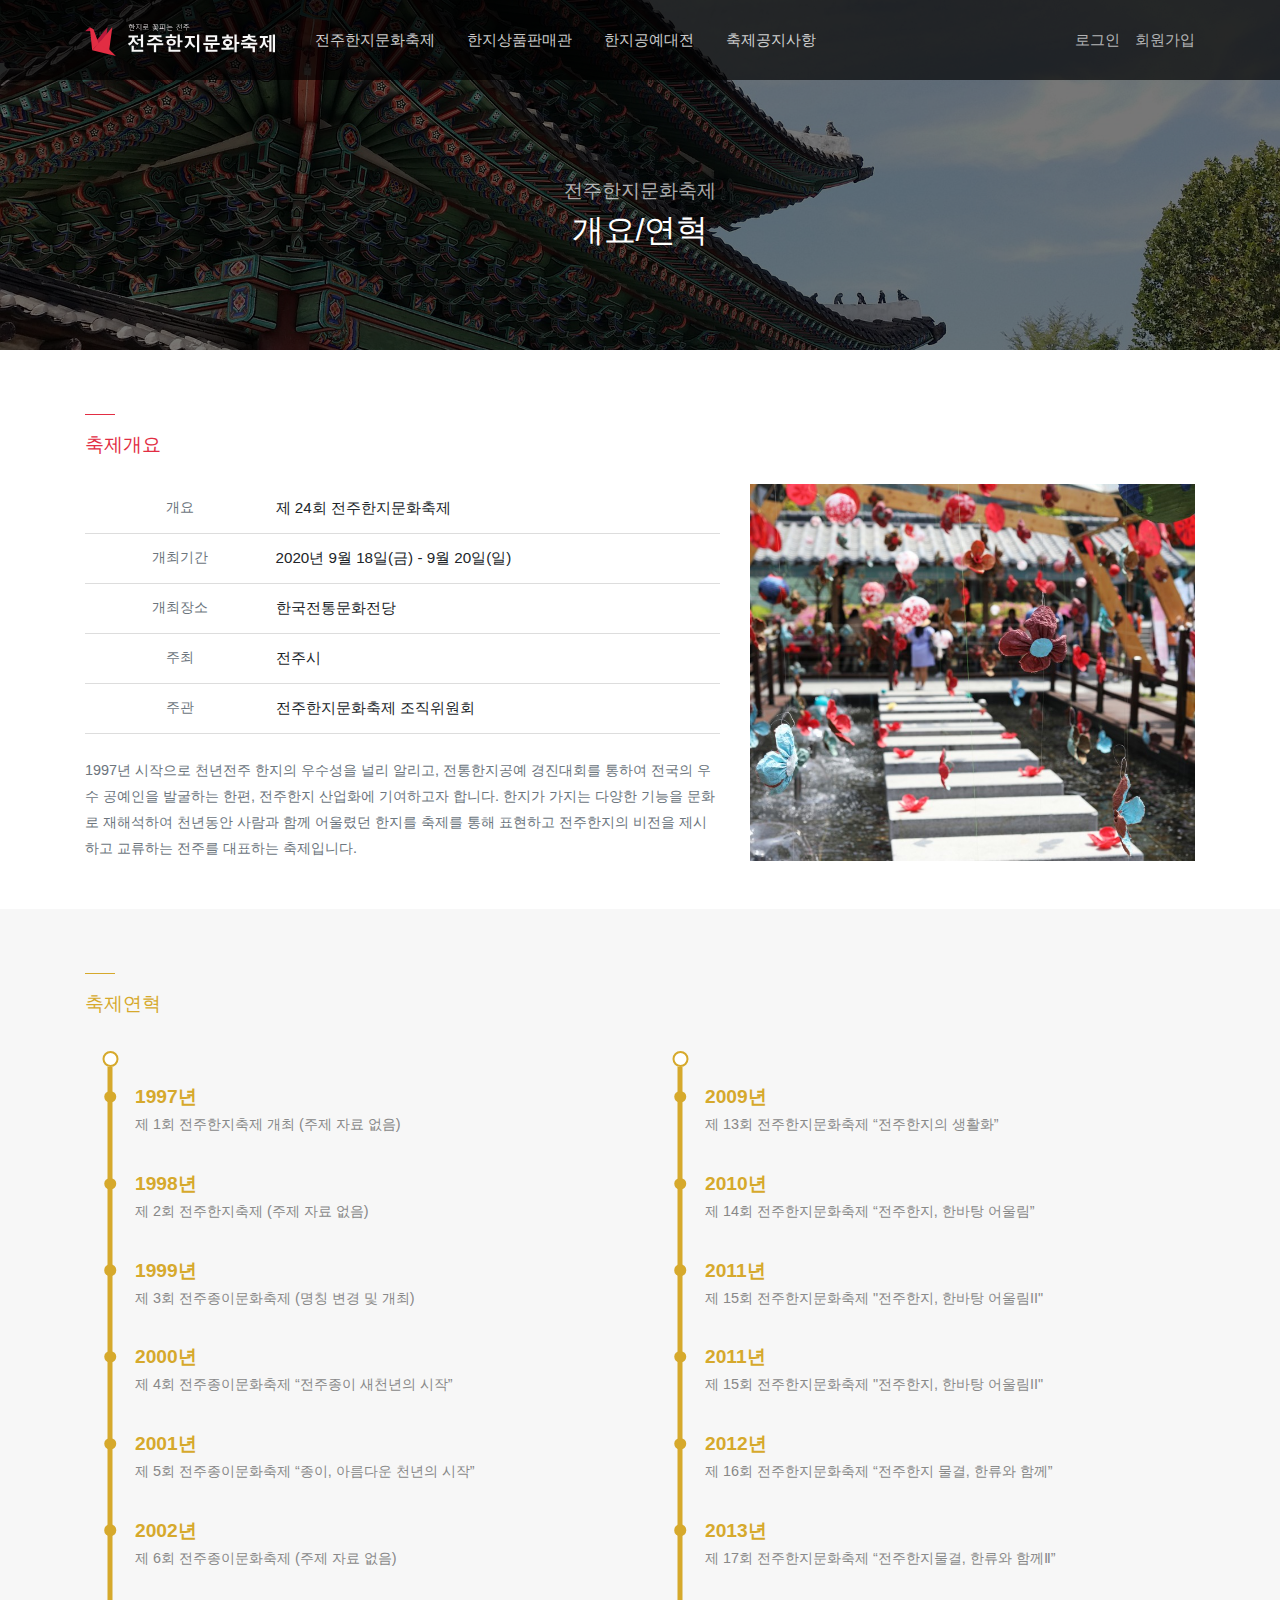
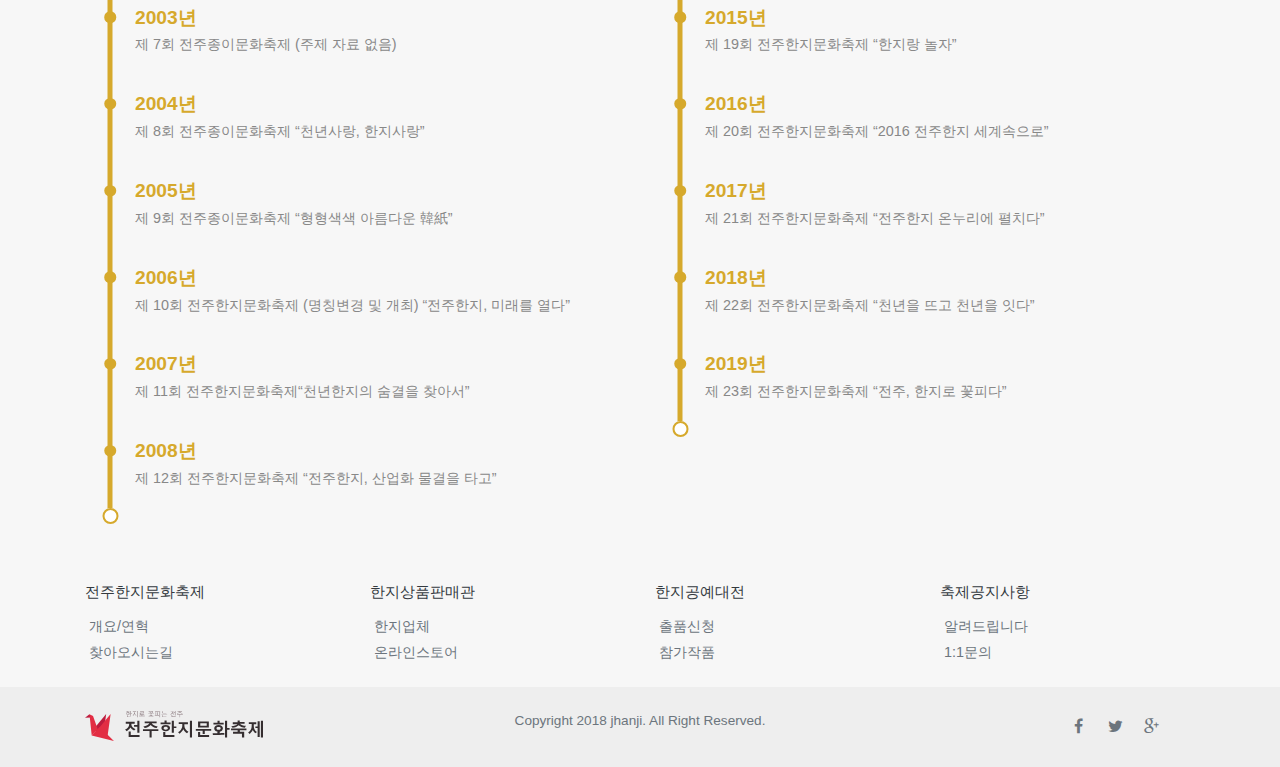
<file: public/sub1.html>
<!DOCTYPE html>
<html lang="en">
<head>
    <meta charset="UTF-8">
    <meta name="viewport" content="width=device-width, initial-scale=1.0">
    <title>전주한지문화축제</title>
    <script src="./js/jquery-3.4.1.min.js"></script>
    <link rel="stylesheet" href="./css/bootstrap.min.css">
    <script src="./js/bootstrap.min.js"></script>
    <link rel="stylesheet" href="./css/font-awesome.min.css">
    <link rel="stylesheet" href="./css/style.css">
</head>
<body>
    <!-- 헤더 -->
    <input type="checkbox" id="open-aside" hidden>
    <header>
        <div class="d-between container h-100">
            <div class="d-flex align-items-center">
                <a href="#">
                    <img src="./images/Wlogo.svg" alt="전주한지문화축제" title="전주한지문화축제" height="32">
                </a>
                <div class="nav ml-4 d-none d-lg-flex">
                    <div class="nav__item">
                        <a href="#">전주한지문화축제</a>
                        <div class="nav__list">
                            <a href="#">개요/연혁</a>
                            <a href="#">찾아오시는길</a>
                        </div>
                    </div>
                    <div class="nav__item">
                        <a href="#">한지상품판매관</a>
                        <div class="nav__list">
                            <a href="#">한지업체</a>
                            <a href="#">온라인스토어</a>
                        </div>
                    </div>
                    <div class="nav__item">
                        <a href="#">한지공예대전</a>
                        <div class="nav__list">
                            <a href="#">출품신청</a>
                            <a href="#">참가작품</a>
                        </div>
                    </div>
                    <div class="nav__item">
                        <a href="#">축제공지사항</a>
                        <div class="nav__list">
                            <a href="#">알려드립니다</a>
                            <a href="#">1:1문의</a>
                        </div>
                    </div>
                </div>
            </div>
            <div class="d-flex align-items-center">
                <div class="auth d-none d-lg-flex">
                    <a href="#">로그인</a>
                    <a href="#">회원가입</a>
                </div>
            </div>
            <label for="open-aside" class="icon text-gray d-lg-none">
                <i class="fa fa-bars"></i>
            </label>
        </div>
    </header>
    <!-- /헤더 -->
    <!-- 사이드바 -->
    <aside class="d-lg-none">
        <label for="open-aside" class="aside__background"></label>
        <div class="aside__content">
            <div class="auth auth--aside">
                <a href="#">로그인</a>
                <a href="#">회원가입</a>
            </div>     
            <div class="nav nav--aside">
                <div class="nav__item">
                    <a href="#">전주한지문화축제</a>
                    <div class="nav__list">
                        <a href="#">개요/연혁</a>
                        <a href="#">찾아오시는길</a>
                    </div>
                </div>
                <div class="nav__item">
                    <a href="#">한지상품판매관</a>
                    <div class="nav__list">
                        <a href="#">한지업체</a>
                        <a href="#">온라인스토어</a>
                    </div>
                </div>
                <div class="nav__item">
                    <a href="#">한지공예대전</a>
                    <div class="nav__list">
                        <a href="#">출품신청</a>
                        <a href="#">참가작품</a>
                    </div>
                </div>
                <div class="nav__item">
                    <a href="#">축제공지사항</a>
                    <div class="nav__list">
                        <a href="#">알려드립니다</a>
                        <a href="#">1:1문의</a>
                    </div>
                </div>
            </div>
        </div>
    </aside>
    <!-- /사이드바 -->

    <!-- 비주얼 영역 -->
    <div class="visual visual--sub">
        <div class="background background--black">
            <img src="./images/visual/sub.jpg" alt="비주얼 이미지" title="비주얼 이미지">
        </div>
        <div class="visual__content container">
            <div class="text-center">
                <div class="fx-3 text-gray">전주한지문화축제</div>
                <div class="fx-7 text-white">개요/연혁</div>
            </div>
        </div>
    </div>
    <!-- /비주얼 영역 -->

    <!-- 축제 개요 -->
    <div class="container py-5">
        <hr class="bg-red">
        <div class="title text-red">축제개요</div>
        <div class="row mt-4">
            <div class="col-lg-7">
                <div class="t-row">
                    <div class="cell-30 text-muted fx-n2">개요</div>
                    <div class="cell-70 fx-n1 text-left">제 24회 전주한지문화축제</div>
                </div>
                <div class="t-row">
                    <div class="cell-30 text-muted fx-n2">개최기간</div>
                    <div class="cell-70 fx-n1 text-left">2020년 9월 18일(금) - 9월 20일(일)</div>
                </div>
                <div class="t-row">
                    <div class="cell-30 text-muted fx-n2">개최장소</div>
                    <div class="cell-70 fx-n1 text-left">한국전통문화전당</div>
                </div>
                <div class="t-row">
                    <div class="cell-30 text-muted fx-n2">주최</div>
                    <div class="cell-70 fx-n1 text-left">전주시</div>
                </div>
                <div class="t-row">
                    <div class="cell-30 text-muted fx-n2">주관</div>
                    <div class="cell-70 fx-n1 text-left">전주한지문화축제 조직위원회</div>
                </div>
                <div class="mt-4">
                    <p class="fx-n2 text-muted">1997년 시작으로 천년전주 한지의 우수성을 널리 알리고, 전통한지공예 경진대회를 통하여 전국의 우수 공예인을 발굴하는 한편, 전주한지 산업화에 기여하고자 합니다.
                        한지가 가지는 다양한 기능을 문화로 재해석하여 천년동안 사람과 함께 어울렸던 한지를 축제를 통해 표현하고 전주한지의 비전을 제시하고 교류하는 전주를 대표하는 축제입니다.</p>
                </div>
            </div>
            <div class="col-lg-5 mt-4 mt-lg-0">
                <img src="./images/provide/24.jpg" alt="축제 개요" title="축제 개요" class="fit-cover">
            </div>
        </div>
    </div>
    <!-- /축제 개요 -->

    <!-- 축제 연혁 -->
    <div class="bg-gray">
        <div class="container py-5">
            <hr class="bg-yellow">
            <div class="title text-yellow">축제연혁</div>
            <div class="row mt-5">
                <div class="col-lg-6 d-none d-lg-block">
                    <div class="history">
                        <div class="history__line"></div>
                        <div class="history__item">
                            <strong>1997년</strong>
                            <p>제 1회 전주한지축제 개최 (주제 자료 없음)</p>
                        </div>
                        <div class="history__item">
                            <strong>1998년</strong>
                            <p>제 2회 전주한지축제 (주제 자료 없음)</p>
                        </div>
                        <div class="history__item">
                            <strong>1999년</strong>
                            <p>제 3회 전주종이문화축제 (명칭 변경 및 개최)</p>
                        </div>
                        <div class="history__item">
                            <strong>2000년</strong>
                            <p>제 4회 전주종이문화축제 “전주종이 새천년의 시작”</p>
                        </div>
                        <div class="history__item">
                            <strong>2001년</strong>
                            <p>제 5회 전주종이문화축제 “종이, 아름다운 천년의 시작”</p>
                        </div>
                        <div class="history__item">
                            <strong>2002년</strong>
                            <p>제 6회 전주종이문화축제 (주제 자료 없음)</p>
                        </div>
                        <div class="history__item">
                            <strong>2003년</strong>
                            <p>제 7회 전주종이문화축제 (주제 자료 없음)</p>
                        </div>
                        <div class="history__item">
                            <strong>2004년</strong>
                            <p>제 8회 전주종이문화축제 “천년사랑, 한지사랑”</p>
                        </div>
                        <div class="history__item">
                            <strong>2005년</strong>
                            <p>제 9회 전주종이문화축제 “형형색색 아름다운 韓紙”</p>
                        </div>
                        <div class="history__item">
                            <strong>2006년</strong>
                            <p>제 10회 전주한지문화축제 (명칭변경 및 개최) “전주한지, 미래를 열다”</p>
                        </div>
                        <div class="history__item">
                            <strong>2007년</strong>
                            <p>제 11회 전주한지문화축제“천년한지의 숨결을 찾아서”</p>
                        </div>
                        <div class="history__item">
                            <strong>2008년</strong>
                            <p>제 12회 전주한지문화축제 “전주한지, 산업화 물결을 타고”</p>
                        </div>
                    </div>
                </div>
                <div class="col-lg-6 d-none d-lg-block">
                    <div class="history">
                        <div class="history__line"></div>
                        
                        <div class="history__item">
                            <strong>2009년</strong>
                            <p>제 13회 전주한지문화축제 “전주한지의 생활화”</p>
                        </div>
                        <div class="history__item">
                            <strong>2010년</strong>
                            <p>제 14회 전주한지문화축제 “전주한지, 한바탕 어울림”</p>
                        </div>
                        <div class="history__item">
                            <strong>2011년</strong>
                            <p>제 15회 전주한지문화축제 "전주한지, 한바탕 어울림II"</p>
                        </div>
                        <div class="history__item">
                            <strong>2011년</strong>
                            <p>제 15회 전주한지문화축제 "전주한지, 한바탕 어울림II"</p>
                        </div>
                        <div class="history__item">
                            <strong>2012년</strong>
                            <p>제 16회 전주한지문화축제 “전주한지 물결, 한류와 함께”</p>
                        </div>
                        <div class="history__item">
                            <strong>2013년</strong>
                            <p>제 17회 전주한지문화축제 “전주한지물결, 한류와 함께Ⅱ”</p>
                        </div>
                        <div class="history__item">
                            <strong>2015년</strong>
                            <p>제 19회 전주한지문화축제 “한지랑 놀자”</p>
                        </div>
                        <div class="history__item">
                            <strong>2016년</strong>
                            <p>제 20회 전주한지문화축제 “2016 전주한지 세계속으로”</p>
                        </div>
                        <div class="history__item">
                            <strong>2017년</strong>
                            <p>제 21회 전주한지문화축제 “전주한지 온누리에 펼치다”</p>
                        </div>
                        <div class="history__item">
                            <strong>2018년</strong>
                            <p>제 22회 전주한지문화축제 “천년을 뜨고 천년을 잇다”</p>
                        </div>
                        <div class="history__item">
                            <strong>2019년</strong>
                            <p>제 23회 전주한지문화축제 “전주, 한지로 꽃피다”</p>
                        </div>
                    </div>
                </div>
                <div class="col-12 d-lg-none">
                    <div class="history">
                        <div class="history__line"></div>
                        <div class="history__item">
                            <strong>1997년</strong>
                            <p>제 1회 전주한지축제 개최 (주제 자료 없음)</p>
                        </div>
                        <div class="history__item">
                            <strong>1998년</strong>
                            <p>제 2회 전주한지축제 (주제 자료 없음)</p>
                        </div>
                        <div class="history__item">
                            <strong>1999년</strong>
                            <p>제 3회 전주종이문화축제 (명칭 변경 및 개최)</p>
                        </div>
                        <div class="history__item">
                            <strong>2000년</strong>
                            <p>제 4회 전주종이문화축제 “전주종이 새천년의 시작”</p>
                        </div>
                        <div class="history__item">
                            <strong>2001년</strong>
                            <p>제 5회 전주종이문화축제 “종이, 아름다운 천년의 시작”</p>
                        </div>
                        <div class="history__item">
                            <strong>2002년</strong>
                            <p>제 6회 전주종이문화축제 (주제 자료 없음)</p>
                        </div>
                        <div class="history__item">
                            <strong>2003년</strong>
                            <p>제 7회 전주종이문화축제 (주제 자료 없음)</p>
                        </div>
                        <div class="history__item">
                            <strong>2004년</strong>
                            <p>제 8회 전주종이문화축제 “천년사랑, 한지사랑”</p>
                        </div>
                        <div class="history__item">
                            <strong>2005년</strong>
                            <p>제 9회 전주종이문화축제 “형형색색 아름다운 韓紙”</p>
                        </div>
                        <div class="history__item">
                            <strong>2006년</strong>
                            <p>제 10회 전주한지문화축제 (명칭변경 및 개최) “전주한지, 미래를 열다”</p>
                        </div>
                        <div class="history__item">
                            <strong>2007년</strong>
                            <p>제 11회 전주한지문화축제“천년한지의 숨결을 찾아서”</p>
                        </div>
                        <div class="history__item">
                            <strong>2008년</strong>
                            <p>제 12회 전주한지문화축제 “전주한지, 산업화 물결을 타고”</p>
                        </div>
                        <div class="history__item">
                            <strong>2009년</strong>
                            <p>제 13회 전주한지문화축제 “전주한지의 생활화”</p>
                        </div>
                        <div class="history__item">
                            <strong>2010년</strong>
                            <p>제 14회 전주한지문화축제 “전주한지, 한바탕 어울림”</p>
                        </div>
                        <div class="history__item">
                            <strong>2011년</strong>
                            <p>제 15회 전주한지문화축제 "전주한지, 한바탕 어울림II"</p>
                        </div>
                        <div class="history__item">
                            <strong>2012년</strong>
                            <p>제 16회 전주한지문화축제 “전주한지 물결, 한류와 함께”</p>
                        </div>
                        <div class="history__item">
                            <strong>2013년</strong>
                            <p>제 17회 전주한지문화축제 “전주한지물결, 한류와 함께Ⅱ”</p>
                        </div>
                        <div class="history__item">
                            <strong>2015년</strong>
                            <p>제 19회 전주한지문화축제 “한지랑 놀자”</p>
                        </div>
                        <div class="history__item">
                            <strong>2016년</strong>
                            <p>제 20회 전주한지문화축제 “2016 전주한지 세계속으로”</p>
                        </div>
                        <div class="history__item">
                            <strong>2017년</strong>
                            <p>제 21회 전주한지문화축제 “전주한지 온누리에 펼치다”</p>
                        </div>
                        <div class="history__item">
                            <strong>2018년</strong>
                            <p>제 22회 전주한지문화축제 “천년을 뜨고 천년을 잇다”</p>
                        </div>
                        <div class="history__item">
                            <strong>2019년</strong>
                            <p>제 23회 전주한지문화축제 “전주, 한지로 꽃피다”</p>
                        </div>
                    </div>
                </div>
            </div>
        </div>
    </div>
    <!-- /축제 연혁 -->

    <!-- 푸터 -->
    <footer>
        <div class="footer__top">
            <div class="container">
                <div class="row py-4">
                    <div class="col-lg-3 col-6 mb-4 mb-lg-0">
                        <a href="#" class="fx-n1 text-dark">전주한지문화축제</a>
                        <div class="d-flex flex-column mt-2 ml-1">
                            <a href="#" class="text-muted fx-n2 mt-1">개요/연혁</a>
                            <a href="#" class="text-muted fx-n2 mt-1">찾아오시는길</a>
                        </div>
                    </div>
                    <div class="col-lg-3 col-6 mb-4 mb-lg-0">
                        <a href="#" class="fx-n1 text-dark">한지상품판매관</a>
                        <div class="d-flex flex-column mt-2 ml-1">
                            <a href="#" class="text-muted fx-n2 mt-1">한지업체</a>
                            <a href="#" class="text-muted fx-n2 mt-1">온라인스토어</a>
                        </div>
                    </div>
                    <div class="col-lg-3 col-6 mb-4 mb-lg-0">
                        <a href="#" class="fx-n1 text-dark">한지공예대전</a>
                        <div class="d-flex flex-column mt-2 ml-1">
                            <a href="#" class="text-muted fx-n2 mt-1">출품신청</a>
                            <a href="#" class="text-muted fx-n2 mt-1">참가작품</a>
                        </div>
                    </div>
                    <div class="col-lg-3 col-6 mb-4 mb-lg-0">
                        <a href="#" class="fx-n1 text-dark">축제공지사항</a>
                        <div class="d-flex flex-column mt-2 ml-1">
                            <a href="#" class="text-muted fx-n2 mt-1">알려드립니다</a>
                            <a href="#" class="text-muted fx-n2 mt-1">1:1문의</a>
                        </div>
                    </div>
                </div>
            </div>
        </div>
        <div class="footer__bottom">
            <div class="container py-4">
                <div class="row">
                    <div class="col-lg-2">
                        <div class="text-center">
                            <img src="./images/logo.svg" alt="전주한지문화축제" title="전주한지문화축제" height="30">
                        </div>
                    </div>
                    <div class="col-lg-8 order-1 order-lg-0">
                        <div class="text-center fx-n3 text-muted">
                            Copyright 2018 jhanji. All Right Reserved.
                        </div>
                    </div>
                    <div class="col-lg-2 py-4 py-lg-0">
                        <div class="text-center text-muted">
                            <span class="icon"><i class="fa fa-facebook"></i></span>
                            <span class="icon"><i class="fa fa-twitter"></i></span>
                            <span class="icon"><i class="fa fa-google-plus"></i></span>
                        </div>
                    </div>
                </div>
            </div>
        </div>
    </footer>
    <!-- /푸터 -->
</body>
</html>
</file>
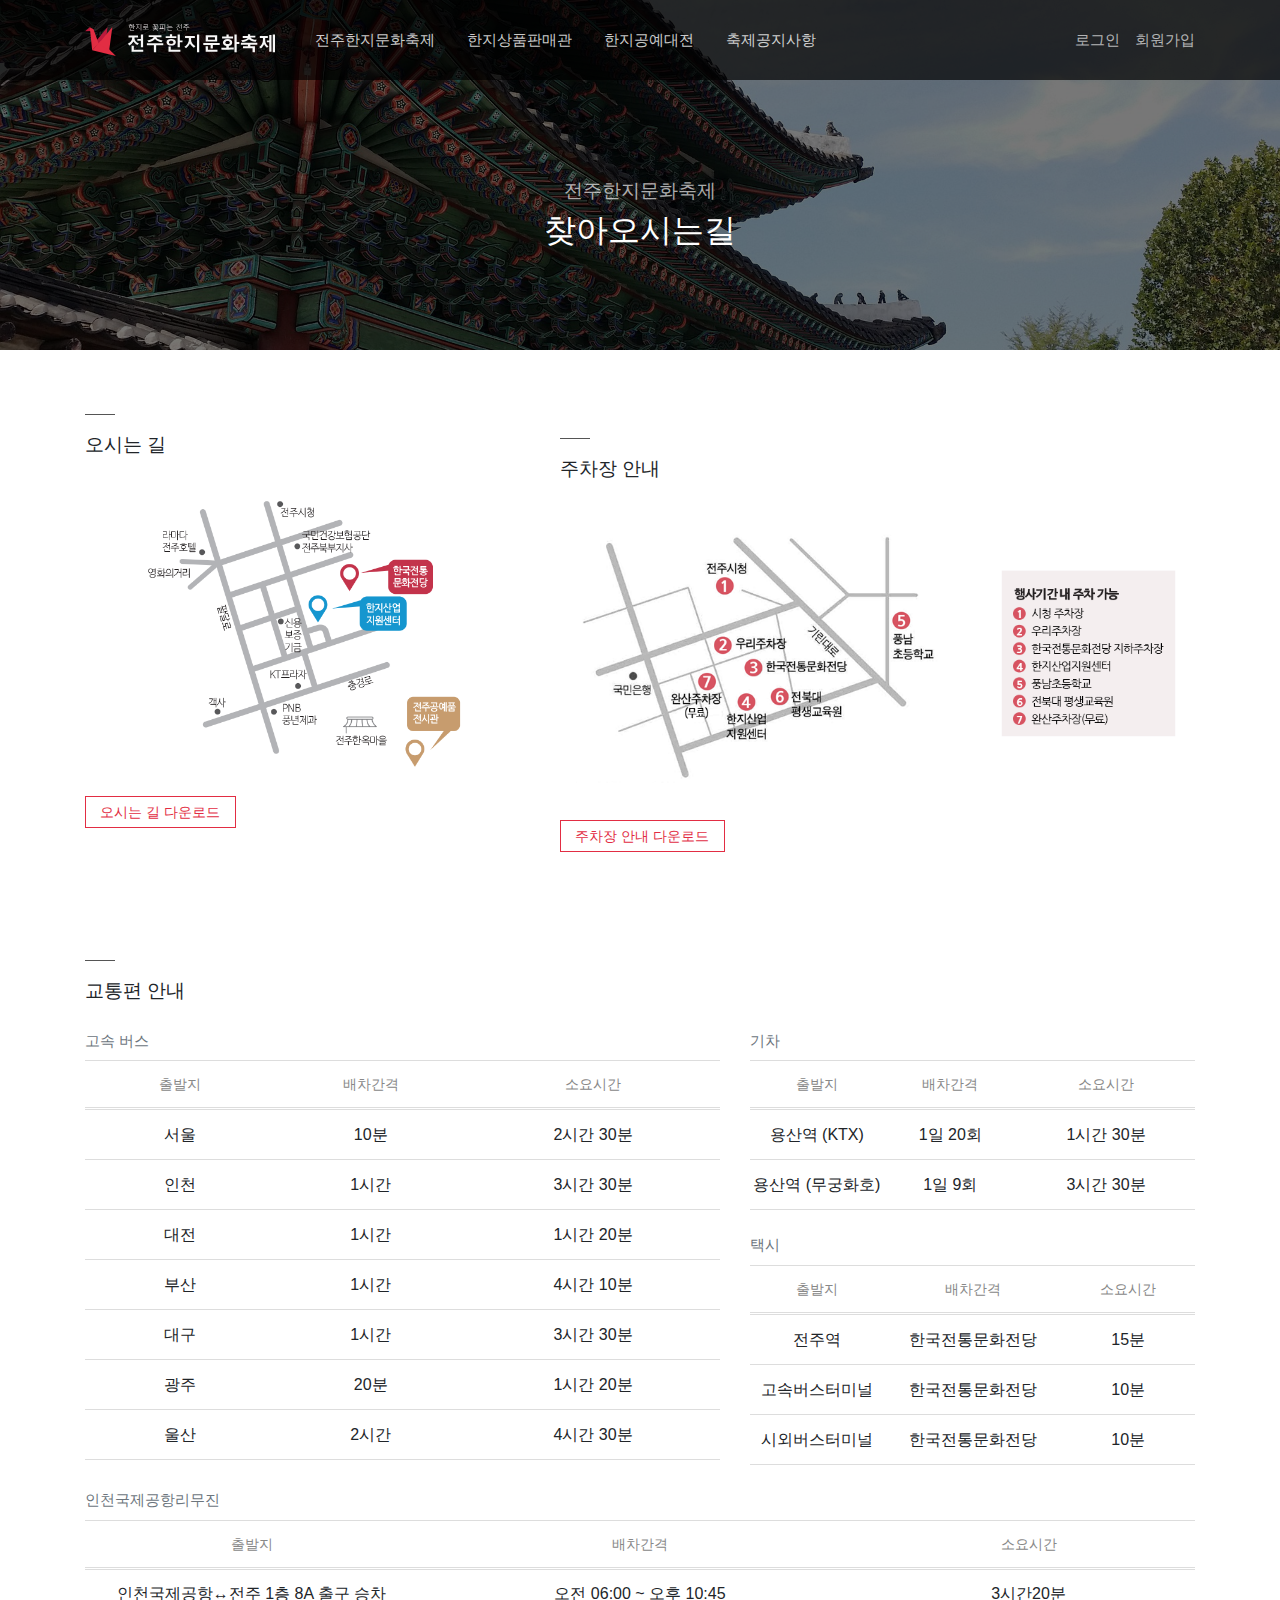
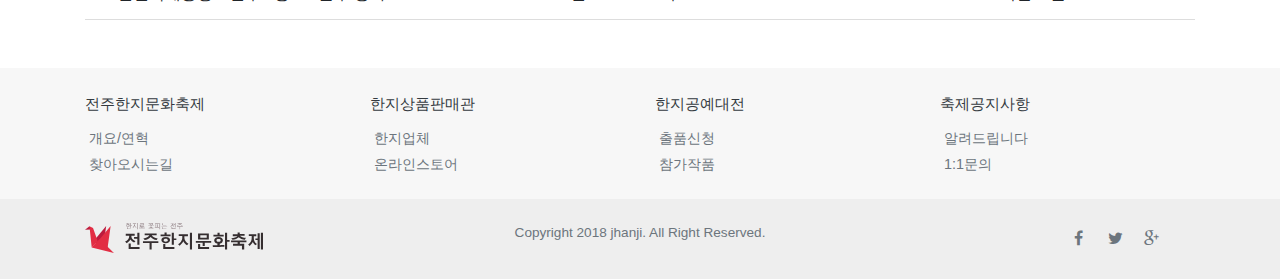
<file: public/sub2.html>
<!DOCTYPE html>
<html lang="en">
<head>
    <meta charset="UTF-8">
    <meta name="viewport" content="width=device-width, initial-scale=1.0">
    <title>전주한지문화축제</title>
    <script src="./js/jquery-3.4.1.min.js"></script>
    <link rel="stylesheet" href="./css/bootstrap.min.css">
    <script src="./js/bootstrap.min.js"></script>
    <link rel="stylesheet" href="./css/font-awesome.min.css">
    <link rel="stylesheet" href="./css/style.css">
</head>
<body>
    <!-- 헤더 -->
    <input type="checkbox" id="open-aside" hidden>
    <header>
        <div class="d-between container h-100">
            <div class="d-flex align-items-center">
                <a href="#">
                    <img src="./images/Wlogo.svg" alt="전주한지문화축제" title="전주한지문화축제" height="32">
                </a>
                <div class="nav ml-4 d-none d-lg-flex">
                    <div class="nav__item">
                        <a href="#">전주한지문화축제</a>
                        <div class="nav__list">
                            <a href="#">개요/연혁</a>
                            <a href="#">찾아오시는길</a>
                        </div>
                    </div>
                    <div class="nav__item">
                        <a href="#">한지상품판매관</a>
                        <div class="nav__list">
                            <a href="#">한지업체</a>
                            <a href="#">온라인스토어</a>
                        </div>
                    </div>
                    <div class="nav__item">
                        <a href="#">한지공예대전</a>
                        <div class="nav__list">
                            <a href="#">출품신청</a>
                            <a href="#">참가작품</a>
                        </div>
                    </div>
                    <div class="nav__item">
                        <a href="#">축제공지사항</a>
                        <div class="nav__list">
                            <a href="#">알려드립니다</a>
                            <a href="#">1:1문의</a>
                        </div>
                    </div>
                </div>
            </div>
            <div class="d-flex align-items-center">
                <div class="auth d-none d-lg-flex">
                    <a href="#">로그인</a>
                    <a href="#">회원가입</a>
                </div>
            </div>
            <label for="open-aside" class="icon text-gray d-lg-none">
                <i class="fa fa-bars"></i>
            </label>
        </div>
    </header>
    <!-- /헤더 -->
    <!-- 사이드바 -->
    <aside class="d-lg-none">
        <label for="open-aside" class="aside__background"></label>
        <div class="aside__content">
            <div class="auth auth--aside">
                <a href="#">로그인</a>
                <a href="#">회원가입</a>
            </div>     
            <div class="nav nav--aside">
                <div class="nav__item">
                    <a href="#">전주한지문화축제</a>
                    <div class="nav__list">
                        <a href="#">개요/연혁</a>
                        <a href="#">찾아오시는길</a>
                    </div>
                </div>
                <div class="nav__item">
                    <a href="#">한지상품판매관</a>
                    <div class="nav__list">
                        <a href="#">한지업체</a>
                        <a href="#">온라인스토어</a>
                    </div>
                </div>
                <div class="nav__item">
                    <a href="#">한지공예대전</a>
                    <div class="nav__list">
                        <a href="#">출품신청</a>
                        <a href="#">참가작품</a>
                    </div>
                </div>
                <div class="nav__item">
                    <a href="#">축제공지사항</a>
                    <div class="nav__list">
                        <a href="#">알려드립니다</a>
                        <a href="#">1:1문의</a>
                    </div>
                </div>
            </div>
        </div>
    </aside>
    <!-- /사이드바 -->

    <!-- 비주얼 영역 -->
    <div class="visual visual--sub">
        <div class="background background--black">
            <img src="./images/visual/sub.jpg" alt="비주얼 이미지" title="비주얼 이미지">
        </div>
        <div class="visual__content container">
            <div class="text-center">
                <div class="fx-3 text-gray">전주한지문화축제</div>
                <div class="fx-7 text-white">찾아오시는길</div>
            </div>
        </div>
    </div>
    <!-- /비주얼 영역 -->
    
    <!-- 오시는길 & 주차장 안내 -->
    <div class="container py-5">
        <div class="row">
            <div class="col-lg-5">
                <hr>
                <div class="title">오시는 길</div>
                <div class="mt-4">
                    <img src="./images/roadmap/1.png" alt="오시는길" title="오시는길" class="fit-contain hx-300">
                </div>
                <div class="mt-3">
                    <a href="[data-uri]" download="오시는 길.png" class="btn-bordered">오시는 길 다운로드</a>
                </div>
            </div>
            <div class="col-lg-7 mt-4">
                <hr>
                <div class="title">주차장 안내</div>
                <div class="mt-4">
                    <img src="./images/roadmap/2.png" alt="주차장 안내" title="주차장 안내" class="fit-contain hx-300">
                </div>
                <div class="mt-3">
                    <a href="[data-uri]" download="주차장 안내.png" class="btn-bordered">주차장 안내 다운로드</a>
                </div>
            </div>
        </div>
    </div>
    <!-- /오시는길 & 주차장 안내 -->
    
    <!-- 교통편 안내 -->
    <div class="container py-5">
        <hr>
        <div class="title">교통편 안내</div>
        <div class="row mt-4">
            <div class="col-lg-7">
                <div class="fx-n1 text-muted">고속 버스</div>
                <div class="t-head mt-2">
                    <div class="cell-30">출발지</div>
                    <div class="cell-30">배차간격</div>
                    <div class="cell-40">소요시간</div>
                </div>
                <div class="t-row">
                    <div class="cell-30">서울</div>
                    <div class="cell-30">10분</div>
                    <div class="cell-40">2시간 30분</div>
                </div>
                <div class="t-row">
                    <div class="cell-30">인천</div>
                    <div class="cell-30">1시간</div>
                    <div class="cell-40">3시간 30분</div>
                </div>
                <div class="t-row">
                    <div class="cell-30">대전</div>
                    <div class="cell-30">1시간</div>
                    <div class="cell-40">1시간 20분</div>
                </div>
                <div class="t-row">
                    <div class="cell-30">부산</div>
                    <div class="cell-30">1시간</div>
                    <div class="cell-40">4시간 10분</div>
                </div>
                <div class="t-row">
                    <div class="cell-30">대구</div>
                    <div class="cell-30">1시간</div>
                    <div class="cell-40">3시간 30분</div>
                </div>
                <div class="t-row">
                    <div class="cell-30">광주</div>
                    <div class="cell-30">20분</div>
                    <div class="cell-40">1시간 20분</div>
                </div>
                <div class="t-row">
                    <div class="cell-30">울산</div>
                    <div class="cell-30">2시간</div>
                    <div class="cell-40">4시간 30분</div>
                </div>
            </div>
            <div class="col-lg-5 mt-4 mt-lg-0">
                <div>
                    <div class="fx-n1 text-muted">기차</div>
                    <div class="t-head mt-2">
                        <div class="cell-30">출발지</div>
                        <div class="cell-30">배차간격</div>
                        <div class="cell-40">소요시간</div>
                    </div>
                    <div class="t-row">
                        <div class="cell-30">용산역 (KTX)</div>
                        <div class="cell-30">1일 20회</div>
                        <div class="cell-40">1시간 30분</div>
                    </div>
                    <div class="t-row">
                        <div class="cell-30">용산역 (무궁화호)</div>
                        <div class="cell-30">1일 9회</div>
                        <div class="cell-40">3시간 30분</div>
                    </div>
                </div>
                <div class="mt-4">
                    <div class="fx-n1 text-muted">택시</div>
                    <div class="t-head mt-2">
                        <div class="cell-30">출발지</div>
                        <div class="cell-40">배차간격</div>
                        <div class="cell-30">소요시간</div>
                    </div>
                    <div class="t-row">
                        <div class="cell-30">전주역</div>
                        <div class="cell-40">한국전통문화전당</div>
                        <div class="cell-30">15분</div>
                    </div>
                    <div class="t-row">
                        <div class="cell-30">고속버스터미널</div>
                        <div class="cell-40">한국전통문화전당</div>
                        <div class="cell-30">10분</div>
                    </div>
                    <div class="t-row">
                        <div class="cell-30">시외버스터미널</div>
                        <div class="cell-40">한국전통문화전당</div>
                        <div class="cell-30">10분</div>
                    </div>
                </div>
            </div>
            <div class="col-lg-12 mt-4">
                <div class="fx-n1 text-muted">인천국제공항리무진</div>
                <div class="t-head mt-2">
                    <div class="cell-30">출발지</div>
                    <div class="cell-40">배차간격</div>
                    <div class="cell-30">소요시간</div>
                </div>
                <div class="t-row">
                    <div class="cell-30 text-ellipsis" title="인천국제공항↔전주 1층 8A 출구 승차">인천국제공항↔전주 1층 8A 출구 승차</div>
                    <div class="cell-40">오전 06:00 ~ 오후 10:45</div>
                    <div class="cell-30">3시간20분</div>
                </div>
                
            </div>
        </div>
    </div>
    <!-- /교통편 안내 -->

    <!-- 푸터 -->
    <footer>
        <div class="footer__top">
            <div class="container">
                <div class="row py-4">
                    <div class="col-lg-3 col-6 mb-4 mb-lg-0">
                        <a href="#" class="fx-n1 text-dark">전주한지문화축제</a>
                        <div class="d-flex flex-column mt-2 ml-1">
                            <a href="#" class="text-muted fx-n2 mt-1">개요/연혁</a>
                            <a href="#" class="text-muted fx-n2 mt-1">찾아오시는길</a>
                        </div>
                    </div>
                    <div class="col-lg-3 col-6 mb-4 mb-lg-0">
                        <a href="#" class="fx-n1 text-dark">한지상품판매관</a>
                        <div class="d-flex flex-column mt-2 ml-1">
                            <a href="#" class="text-muted fx-n2 mt-1">한지업체</a>
                            <a href="#" class="text-muted fx-n2 mt-1">온라인스토어</a>
                        </div>
                    </div>
                    <div class="col-lg-3 col-6 mb-4 mb-lg-0">
                        <a href="#" class="fx-n1 text-dark">한지공예대전</a>
                        <div class="d-flex flex-column mt-2 ml-1">
                            <a href="#" class="text-muted fx-n2 mt-1">출품신청</a>
                            <a href="#" class="text-muted fx-n2 mt-1">참가작품</a>
                        </div>
                    </div>
                    <div class="col-lg-3 col-6 mb-4 mb-lg-0">
                        <a href="#" class="fx-n1 text-dark">축제공지사항</a>
                        <div class="d-flex flex-column mt-2 ml-1">
                            <a href="#" class="text-muted fx-n2 mt-1">알려드립니다</a>
                            <a href="#" class="text-muted fx-n2 mt-1">1:1문의</a>
                        </div>
                    </div>
                </div>
            </div>
        </div>
        <div class="footer__bottom">
            <div class="container py-4">
                <div class="row">
                    <div class="col-lg-2">
                        <div class="text-center">
                            <img src="./images/logo.svg" alt="전주한지문화축제" title="전주한지문화축제" height="30">
                        </div>
                    </div>
                    <div class="col-lg-8 order-1 order-lg-0">
                        <div class="text-center fx-n3 text-muted">
                            Copyright 2018 jhanji. All Right Reserved.
                        </div>
                    </div>
                    <div class="col-lg-2 py-4 py-lg-0">
                        <div class="text-center text-muted">
                            <span class="icon"><i class="fa fa-facebook"></i></span>
                            <span class="icon"><i class="fa fa-twitter"></i></span>
                            <span class="icon"><i class="fa fa-google-plus"></i></span>
                        </div>
                    </div>
                </div>
            </div>
        </div>
    </footer>
    <!-- /푸터 -->
</body>
</html>
</file>
<file: public/css/style.css>
@charset "UTF-8";

* {
    margin: 0;
    padding: 0;
    box-sizing: border-box;
}
*, *:focus { outline: none!important; }
a, a:hover { text-decoration: none; }
[disabled] { opacity: 0.5; pointer-events: none; }
p { margin-bottom: 0; line-height: 1.8em; }
label, button, a { cursor: pointer; user-select: none; }
body { position: relative; min-height: 100vh; overflow-x: hidden; }
hr {
    width: 30px;
    height: 1px;
    background-color: #555;
    border: none;
}
.summary {
    line-height: 1.8em;
    height: calc(1.8em * 3);
    overflow: hidden;
    text-overflow: ellipsis;
    display: -webkit-box;   
    -webkit-line-clamp: 3;
    -webkit-box-orient: vertical;
}
.fit-cover { width: 100%; height: 100%; object-fit: cover; }
.fit-contain { width: 100%; height: 100%; object-fit: contain; }
.d-between { display: flex; justify-content: space-between; align-items: center; }
.d-center { display: flex; justify-content: center; align-items: center; }
.text-ellipsis { overflow: hidden; text-overflow: ellipsis; white-space: nowrap; }
.keep-all { word-break: keep-all; }
.pre-line { white-space: pre-line; }
.auto-line { white-space: pre-line; }

@media(max-width: 578px) { .auto-line { white-space: normal; } }


.text-red { color: #e22d43!important; }
.text-gray { color: #fffa!important; }
.text-yellow { color: #d6a92c!important; }

.bg-red { background-color: #e22d43!important; }
.bg-gray { background-color: #f7f7f7!important; }
.bg-yellow { background-color: #d6a92c!important; }



.hx-50 { height: 50px!important; }
.hx-100 { height: 100px!important; }
.hx-150 { height: 150px!important; }
.hx-200 { height: 200px!important; }
.hx-250 { height: 250px!important; }
.hx-300 { height: 300px!important; }
.hx-350 { height: 350px!important; }
.hx-400 { height: 400px!important; }



.fx-n3 { font-size: 0.85em; }
.fx-n2 { font-size: 0.9em; }
.fx-n1 { font-size: 0.95em; }

.fx-1 { font-size: 1em; }
.fx-2 { font-size: 1.1em; }
.fx-3 { font-size: 1.2em; }
.fx-4 { font-size: 1.4em; }
.fx-5 { font-size: 1.6em; }
.fx-6 { font-size: 1.8em; }
.fx-7 { font-size: 2em; }
.fx-8 { font-size: 2.5em; }



.background, .background::after, .background > img {
    position: absolute;
    left: 0; top: 0;
    width: 100%; height: 100%;
}
.background { z-index: -1 }
.background::after { content: ''; }
.background--red::after { background-color: #4d2e32d8; }
.background--black::after { background-color: #0008; }
.background > img { object-fit: cover; }



.t-head, .t-row { display: flex; align-items: center; text-align: center; }
.t-head { height: 50px; line-height: 50px; font-size: 0.9em; color: #888; border-bottom: 3px double #ddd; border-top: 1px solid #ddd; }
.t-row { min-height: 50px; border-bottom: 1px solid #ddd; padding: 0.5em 0; }

.cell-10 { flex: 0 0 10%; max-width: 10%; }
.cell-15 { flex: 0 0 15%; max-width: 15%; }
.cell-20 { flex: 0 0 20%; max-width: 20%; }
.cell-25 { flex: 0 0 25%; max-width: 25%; }
.cell-30 { flex: 0 0 30%; max-width: 30%; }
.cell-40 { flex: 0 0 40%; max-width: 40%; }
.cell-50 { flex: 0 0 50%; max-width: 50%; }
.cell-60 { flex: 0 0 60%; max-width: 60%; }
.cell-70 { flex: 0 0 70%; max-width: 70%; }



button {   
    padding: 0.5em 1em;
    font-size: 0.9em;
    border: none;
    background-color: transparent;
}
a[class^="btn"]{
    padding: 0.5em 1em;
    font-size: 0.9em;
}

.btn-filled {
    background-color: #e22d43;
    color: #fff;
    transition: 0.35s;
}
.btn-filled:hover { background-color: #aaa; color: #fff; }

.btn-bordered {
    border: 1px solid #e22d43;
    color: #e22d43;
    transition: 0.35s;
}
.btn-bordered:hover {
    border-color: #aaa;
    color: #aaa;
}


.hoverable { transition: 0.4s; cursor: pointer; }
.hoverable:hover { transition: 0.3s; }

.hoverable-picked:hover { transform: translate(-0.5em, -0.5em) }


.title { font-size: 1.2em; font-weight: 100; }
.icon { width: 2em; height: 2em; line-height: 2em; text-align: center; display: inline-block; margin: 0; padding: 0; }


/* 헤더 영역 */
header {
    position: absolute;
    left: 0; top: 0;
    width: 100%; height: 80px;
    background-color: #000a;
    z-index: 1030;
}

.nav {
    height: 100%;
    display: flex;
}
.nav__item {
    position: relative;
    padding: 0 1em;
    height: 80px;
    line-height: 80px;
}
.nav__item > a {
    font-size: 0.95em;
    color: #fffc;
}
.nav__list {
    position: absolute;
    top: 100%; left: 50%;
    width: 100%;
    transform: translateX(-50%);
    padding-top: 1em;
    margin-top: -2em;
    opacity: 0;
    pointer-events: none;
    transition: 0.35s;
}
.nav__item:hover > .nav__list {
    margin-top: 0;
    opacity: 1;
    pointer-events: all;
}
.nav__list > a {
    padding-left: 1em;
    display: block;
    height: 40px;
    line-height: 40px;
    width: 100%;
    background-color: #000a;
    font-size: 0.9em;
    color: #fffb;
}
.nav__list > a:first-child {
    border-top: 3px solid #e22d43;
}

.auth >  a {
    font-size: 0.95em;
    color: #fffa;
    margin-left: 1em;
}

/* /헤더 영역 */

/* 사이드바 */
aside {
    position: fixed;
    left: 0; top: 0;
    width: 100%; height: 100%;
    z-index: 1500;
    pointer-events: none;
}
#open-aside:checked ~ aside {
    pointer-events: all;
}

.aside__background {
    position: absolute;
    left: 0; top: 0;
    width: 100%; height: 100%;
    background-color: #000a;
    opacity: 0;
    transition: 0.35s;
}
#open-aside:checked ~ aside .aside__background { opacity: 1; }

.aside__content {
    position: absolute;
    right: 0; top: 0;
    width: 400px; height: 100%;
    background-color: #fff;
    padding: 2em 0;
    margin-right: -400px;
    transition: 0.35s;
}
#open-aside:checked ~ aside .aside__content { margin-right: 0; }

.auth--aside a { color: #888; }

.nav--aside { display: block; margin-top: 2em; }
.nav--aside .nav__item { height: 50px; line-height: 50px; overflow: hidden; transition: 0.35s; }
.nav--aside .nav__item:hover { height: 150px; }
.nav--aside .nav__item > a { color: #333; }
.nav--aside .nav__list { top: 40px; }
.nav--aside .nav__list > a {
    padding-left: 2em;
    color: #888;
    background-color: transparent;
    border: none;
}

/* /사이드바 */

/* 비주얼 */
.visual {
    height: 700px;
    position: relative;
    overflow: hidden;
}
.visual--sub {
    height: 350px;
}
.visual__images img {
    position: absolute;
    left: 0; top: 0;
    width: 100%; height: 100%;
    object-fit: cover;
    filter: brightness(50%);
}

.visual__content {
    position: absolute;
    left: 50%; top: 50%;
    transform: translate(-50%, -50%);
}
.visual--sub .visual__content {
    margin-top: 40px;
}
.visual__texts {
    position: relative;
    overflow: hidden;
    height: 200px;
}
.visual__texts > .text {
    position: absolute;
    left: 0; top: 0;
    font-size: 2.2em;
    color: #fff;
    font-weight: 100;
}
.visual__texts > .text strong { font-weight: 600; }

.visual__controls {
    display: flex;
    align-items: center;
}
.visual__controls > .control {
    position: relative;
    width: 0.8em;
    height: 0.8em;
    border: 2px solid #fffa;
    border-radius: 50%;
    margin-right: 0.4em;
}
.visual__controls > .control label { position: absolute; left: 0; top: 0; width: 100%; height: 100%; }


@keyframes i-1 {
    0%      { opacity: 1; }
    25%     { opacity: 1; }
    
    33.33%  { opacity: 0; }
    58.33%  { opacity: 0; }

    66.66%  { opacity: 0; }
    91.66%  { opacity: 0; }

    100%   { opacity: 1; }
}
@keyframes i-2 {
    0%      { opacity: 0; }
    25%     { opacity: 0; }
    
    33.33%  { opacity: 1; }
    58.33%  { opacity: 1; }

    66.66%  { opacity: 0; }
    91.66%  { opacity: 0; }

    100%   { opacity: 0; }
}
@keyframes i-3 {
    0%      { opacity: 0; }
    25%     { opacity: 0; }
    
    33.33%  { opacity: 0; }
    58.33%  { opacity: 0; }

    66.66%  { opacity: 1; }
    91.66%  { opacity: 1; }

    100%   { opacity: 0; }
}
@keyframes i-1-copy {
    0%      { opacity: 1; }
    25%     { opacity: 1; }
    
    33.33%  { opacity: 0; }
    58.33%  { opacity: 0; }

    66.66%  { opacity: 0; }
    91.66%  { opacity: 0; }

    100%   { opacity: 1; }
}
@keyframes i-2-copy {
    0%      { opacity: 0; }
    25%     { opacity: 0; }
    
    33.33%  { opacity: 1; }
    58.33%  { opacity: 1; }

    66.66%  { opacity: 0; }
    91.66%  { opacity: 0; }

    100%   { opacity: 0; }
}
@keyframes i-3-copy {
    0%      { opacity: 0; }
    25%     { opacity: 0; }
    
    33.33%  { opacity: 0; }
    58.33%  { opacity: 0; }

    66.66%  { opacity: 1; }
    91.66%  { opacity: 1; }

    100%   { opacity: 0; }
}


@keyframes t-1 {
    0%      { transform: translateX(0); opacity: 1; }
    25%     { transform: translateX(0); opacity: 1; }
    
    33.33%  { transform: translateX(100px); opacity: 0; }
    58.33%  { transform: translateX(100px); opacity: 0; }

    66.66%  { transform: translateX(-100px); opacity: 0; }
    91.66%  { transform: translateX(-100px); opacity: 0; }

    100%   { transform: translateX(0); opacity: 1; }
}
@keyframes t-2 {
    0%      { transform: translateX(-100px); opacity: 0; }
    25%     { transform: translateX(-100px); opacity: 0; }
    
    33.33%  { transform: translateX(0); opacity: 1; }
    58.33%  { transform: translateX(0); opacity: 1; }

    66.66%  { transform: translateX(100px); opacity: 0; }
    91.66%  { transform: translateX(100px); opacity: 0; }

    100%   { transform: translateX(-100px); opacity: 0; }
}
@keyframes t-3 {
    0%      { transform: translateX(100px); opacity: 0; }
    25%     { transform: translateX(100px); opacity: 0; }
    
    33.33%  { transform: translateX(-100px); opacity: 0; }
    58.33%  { transform: translateX(-100px); opacity: 0; }

    66.66%  { transform: translateX(0); opacity: 1; }
    91.66%  { transform: translateX(0); opacity: 1; }

    100%   { transform: translateX(100px); opacity: 0; }
}
@keyframes t-1-copy {
    0%      { transform: translateX(0); opacity: 1; }
    25%     { transform: translateX(0); opacity: 1; }
    
    33.33%  { transform: translateX(100px); opacity: 0; }
    58.33%  { transform: translateX(100px); opacity: 0; }

    66.66%  { transform: translateX(-100px); opacity: 0; }
    91.66%  { transform: translateX(-100px); opacity: 0; }

    100%   { transform: translateX(0); opacity: 1; }
}
@keyframes t-2-copy {
    0%      { transform: translateX(-100px); opacity: 0; }
    25%     { transform: translateX(-100px); opacity: 0; }
    
    33.33%  { transform: translateX(0); opacity: 1; }
    58.33%  { transform: translateX(0); opacity: 1; }

    66.66%  { transform: translateX(100px); opacity: 0; }
    91.66%  { transform: translateX(100px); opacity: 0; }

    100%   { transform: translateX(-100px); opacity: 0; }
}
@keyframes t-3-copy {
    0%      { transform: translateX(100px); opacity: 0; }
    25%     { transform: translateX(100px); opacity: 0; }
    
    33.33%  { transform: translateX(-100px); opacity: 0; }
    58.33%  { transform: translateX(-100px); opacity: 0; }

    66.66%  { transform: translateX(0); opacity: 1; }
    91.66%  { transform: translateX(0); opacity: 1; }

    100%   { transform: translateX(100px); opacity: 0; }
}


@keyframes show-hide {
    0%      { opacity: 0; }
    20%     { opacity: 1; }
    80%     { opacity: 1; }
    100%    { opacity: 0; }
}
@keyframes hide-show {
    0%      { opacity: 1; }
    20%     { opacity: 0; }
    80%     { opacity: 0; }
    100%    { opacity: 1; }
}
@keyframes show-hide-copy {
    0%      { opacity: 0; }
    20%     { opacity: 1; }
    80%     { opacity: 1; }
    100%    { opacity: 0; }
}
@keyframes hide-show-copy {
    0%      { opacity: 1; }
    20%     { opacity: 0; }
    80%     { opacity: 0; }
    100%    { opacity: 1; }
}

@keyframes t-show-hide {
    0%      { transform: translateX(-100px); opacity: 0; }
    20%     { transform: translateX(0); opacity: 1; }
    80%     { transform: translateX(0); opacity: 1; }
    100%    { transform: translateX(100px); opacity: 0; }
}
@keyframes t-hide-show {
    0%      { transform: translateX(0); opacity: 1; }
    20%     { transform: translateX(100px); opacity: 0; }
    80%     { transform: translateX(-100px); opacity: 0; }
    100%    { transform: translateX(0); opacity: 1; }
}
@keyframes t-show-hide-copy {
    0%      { transform: translateX(-100px); opacity: 0; }
    20%     { transform: translateX(0); opacity: 1; }
    80%     { transform: translateX(0); opacity: 1; }
    100%    { transform: translateX(100px); opacity: 0; }
}
@keyframes t-hide-show-copy {
    0%      { transform: translateX(0); opacity: 1; }
    20%     { transform: translateX(100px); opacity: 0; }
    80%     { transform: translateX(-100px); opacity: 0; }
    100%    { transform: translateX(0); opacity: 1; }
}

.visual__images img {
    animation-duration: 12s;
    animation-delay: calc(-12s + 1s);
    animation-iteration-count: infinite;
    opacity: 0;
}

#move-1-2:checked ~ .visual img:nth-child(1) { animation-name: i-3; }
#move-1-2:checked ~ .visual img:nth-child(2) { animation-name: i-1; }
#move-1-2:checked ~ .visual img:nth-child(3) { animation-name: i-2; }

#move-2-3:checked ~ .visual img:nth-child(1) { animation-name: i-2; }
#move-2-3:checked ~ .visual img:nth-child(2) { animation-name: i-3; }
#move-2-3:checked ~ .visual img:nth-child(3) { animation-name: i-1; }

#move-3-1:checked ~ .visual img:nth-child(1) { animation-name: i-1; }
#move-3-1:checked ~ .visual img:nth-child(2) { animation-name: i-2; }
#move-3-1:checked ~ .visual img:nth-child(3) { animation-name: i-3; }

#move-2-1:checked ~ .visual img:nth-child(1) { animation-name: show-hide, i-3; }
#move-2-1:checked ~ .visual img:nth-child(2) { animation-name: hide-show, i-1; }
#move-2-1:checked ~ .visual img:nth-child(3) { animation-name: i-2; }

#move-3-2:checked ~ .visual img:nth-child(1) { animation-name: i-2; }
#move-3-2:checked ~ .visual img:nth-child(2) { animation-name: show-hide, i-3; }
#move-3-2:checked ~ .visual img:nth-child(3) { animation-name: hide-show, i-1; }

#move-1-3:checked ~ .visual img:nth-child(1) { animation-name: hide-show, i-1; }
#move-1-3:checked ~ .visual img:nth-child(2) { animation-name: i-2; }
#move-1-3:checked ~ .visual img:nth-child(3) { animation-name: show-hide, i-3; }

#move-2-1:checked ~ .visual img:nth-child(1),
#move-2-1:checked ~ .visual img:nth-child(2),
#move-3-2:checked ~ .visual img:nth-child(2),
#move-3-2:checked ~ .visual img:nth-child(3),
#move-1-3:checked ~ .visual img:nth-child(1),
#move-1-3:checked ~ .visual img:nth-child(3){
    animation-duration: 5s, 12s;
    animation-delay: 0s, 5s;
    animation-iteration-count: 1, infinite;
}
#move-2-1:checked ~ .visual img:nth-child(3),
#move-3-2:checked ~ .visual img:nth-child(1),
#move-1-3:checked ~ .visual img:nth-child(2) {
    animation-delay: 5s;
}

#move-1-2-copy:checked ~ .visual img:nth-child(1) { animation-name: i-3-copy; }
#move-1-2-copy:checked ~ .visual img:nth-child(2) { animation-name: i-1-copy; }
#move-1-2-copy:checked ~ .visual img:nth-child(3) { animation-name: i-2-copy; }

#move-2-3-copy:checked ~ .visual img:nth-child(1) { animation-name: i-2-copy; }
#move-2-3-copy:checked ~ .visual img:nth-child(2) { animation-name: i-3-copy; }
#move-2-3-copy:checked ~ .visual img:nth-child(3) { animation-name: i-1-copy; }

#move-3-1-copy:checked ~ .visual img:nth-child(1) { animation-name: i-1-copy; }
#move-3-1-copy:checked ~ .visual img:nth-child(2) { animation-name: i-2-copy; }
#move-3-1-copy:checked ~ .visual img:nth-child(3) { animation-name: i-3-copy; }

#move-2-1-copy:checked ~ .visual img:nth-child(1) { animation-name: show-hide-copy, i-3-copy; }
#move-2-1-copy:checked ~ .visual img:nth-child(2) { animation-name: hide-show-copy, i-1-copy; }
#move-2-1-copy:checked ~ .visual img:nth-child(3) { animation-name: i-2-copy; }

#move-3-2-copy:checked ~ .visual img:nth-child(1) { animation-name: i-2-copy; }
#move-3-2-copy:checked ~ .visual img:nth-child(2) { animation-name: show-hide-copy, i-3-copy; }
#move-3-2-copy:checked ~ .visual img:nth-child(3) { animation-name: hide-show-copy, i-1-copy; }

#move-1-3-copy:checked ~ .visual img:nth-child(1) { animation-name: hide-show-copy, i-1-copy; }
#move-1-3-copy:checked ~ .visual img:nth-child(2) { animation-name: i-2-copy; }
#move-1-3-copy:checked ~ .visual img:nth-child(3) { animation-name: show-hide-copy, i-3-copy; }

#move-2-1-copy:checked ~ .visual img:nth-child(1),
#move-2-1-copy:checked ~ .visual img:nth-child(2),
#move-3-2-copy:checked ~ .visual img:nth-child(2),
#move-3-2-copy:checked ~ .visual img:nth-child(3),
#move-1-3-copy:checked ~ .visual img:nth-child(1),
#move-1-3-copy:checked ~ .visual img:nth-child(3){
    animation-duration: 5s, 12s;
    animation-delay: 0s, 5s;
    animation-iteration-count: 1, infinite;
}
#move-2-1-copy:checked ~ .visual img:nth-child(3),
#move-3-2-copy:checked ~ .visual img:nth-child(1),
#move-1-3-copy:checked ~ .visual img:nth-child(2) {
    animation-delay: 5s;
}

.visual__texts .text {
    animation-duration: 12s;
    animation-delay: calc(-12s + 1s);
    animation-iteration-count: infinite;
    opacity: 0;
}


#move-1-2:checked ~ .visual .text:nth-child(1) { animation-name: t-3; }
#move-1-2:checked ~ .visual .text:nth-child(2) { animation-name: t-1; }
#move-1-2:checked ~ .visual .text:nth-child(3) { animation-name: t-2; }

#move-2-3:checked ~ .visual .text:nth-child(1) { animation-name: t-2; }
#move-2-3:checked ~ .visual .text:nth-child(2) { animation-name: t-3; }
#move-2-3:checked ~ .visual .text:nth-child(3) { animation-name: t-1; }

#move-3-1:checked ~ .visual .text:nth-child(1) { animation-name: t-1; }
#move-3-1:checked ~ .visual .text:nth-child(2) { animation-name: t-2; }
#move-3-1:checked ~ .visual .text:nth-child(3) { animation-name: t-3; }

#move-2-1:checked ~ .visual .text:nth-child(1) { animation-name: t-show-hide, t-3; }
#move-2-1:checked ~ .visual .text:nth-child(2) { animation-name: t-hide-show, t-1; }
#move-2-1:checked ~ .visual .text:nth-child(3) { animation-name: t-2; }

#move-3-2:checked ~ .visual .text:nth-child(1) { animation-name: t-2; }
#move-3-2:checked ~ .visual .text:nth-child(2) { animation-name: t-show-hide, t-3; }
#move-3-2:checked ~ .visual .text:nth-child(3) { animation-name: t-hide-show, t-1; }

#move-1-3:checked ~ .visual .text:nth-child(1) { animation-name: t-hide-show, t-1; }
#move-1-3:checked ~ .visual .text:nth-child(2) { animation-name: t-2; }
#move-1-3:checked ~ .visual .text:nth-child(3) { animation-name: t-show-hide, t-3; }

#move-2-1:checked ~ .visual .text:nth-child(1),
#move-2-1:checked ~ .visual .text:nth-child(2),
#move-3-2:checked ~ .visual .text:nth-child(2),
#move-3-2:checked ~ .visual .text:nth-child(3),
#move-1-3:checked ~ .visual .text:nth-child(1),
#move-1-3:checked ~ .visual .text:nth-child(3){
    animation-duration: 5s, 12s;
    animation-delay: 0s, 5s;
    animation-iteration-count: 1, infinite;
}
#move-2-1:checked ~ .visual .text:nth-child(3),
#move-3-2:checked ~ .visual .text:nth-child(1),
#move-1-3:checked ~ .visual .text:nth-child(2) {
    animation-delay: 5s;
}


#move-1-2-copy:checked ~ .visual .text:nth-child(1) { animation-name: t-3-copy; }
#move-1-2-copy:checked ~ .visual .text:nth-child(2) { animation-name: t-1-copy; }
#move-1-2-copy:checked ~ .visual .text:nth-child(3) { animation-name: t-2-copy; }

#move-2-3-copy:checked ~ .visual .text:nth-child(1) { animation-name: t-2-copy; }
#move-2-3-copy:checked ~ .visual .text:nth-child(2) { animation-name: t-3-copy; }
#move-2-3-copy:checked ~ .visual .text:nth-child(3) { animation-name: t-1-copy; }

#move-3-1-copy:checked ~ .visual .text:nth-child(1) { animation-name: t-1-copy; }
#move-3-1-copy:checked ~ .visual .text:nth-child(2) { animation-name: t-2-copy; }
#move-3-1-copy:checked ~ .visual .text:nth-child(3) { animation-name: t-3-copy; }

#move-2-1-copy:checked ~ .visual .text:nth-child(1) { animation-name: t-show-hide-copy, t-3-copy; }
#move-2-1-copy:checked ~ .visual .text:nth-child(2) { animation-name: t-hide-show-copy, t-1-copy; }
#move-2-1-copy:checked ~ .visual .text:nth-child(3) { animation-name: t-2-copy; }

#move-3-2-copy:checked ~ .visual .text:nth-child(1) { animation-name: t-2-copy; }
#move-3-2-copy:checked ~ .visual .text:nth-child(2) { animation-name: t-show-hide-copy, t-3-copy; }
#move-3-2-copy:checked ~ .visual .text:nth-child(3) { animation-name: t-hide-show-copy, t-1-copy; }

#move-1-3-copy:checked ~ .visual .text:nth-child(1) { animation-name: t-hide-show-copy, t-1-copy; }
#move-1-3-copy:checked ~ .visual .text:nth-child(2) { animation-name: t-2-copy; }
#move-1-3-copy:checked ~ .visual .text:nth-child(3) { animation-name: t-show-hide-copy, t-3-copy; }

#move-2-1-copy:checked ~ .visual .text:nth-child(1),
#move-2-1-copy:checked ~ .visual .text:nth-child(2),
#move-3-2-copy:checked ~ .visual .text:nth-child(2),
#move-3-2-copy:checked ~ .visual .text:nth-child(3),
#move-1-3-copy:checked ~ .visual .text:nth-child(1),
#move-1-3-copy:checked ~ .visual .text:nth-child(3){
    animation-duration: 5s, 12s;
    animation-delay: 0s, 5s;
    animation-iteration-count: 1, infinite;
}
#move-2-1-copy:checked ~ .visual .text:nth-child(3),
#move-3-2-copy:checked ~ .visual .text:nth-child(1),
#move-1-3-copy:checked ~ .visual .text:nth-child(2) {
    animation-delay: 5s;
}



@keyframes label-1 {
    0%      { z-index: 1; }
    25%     { z-index: 1; }
    
    33.33%  { z-index: -1; }
    58.33%  { z-index: -1; }

    66.66%  { z-index: -1; }
    91.66%  { z-index: -1; }

    100%    { z-index: 11; }
}
@keyframes label-2 {
    0%      { z-index: -1; }
    25%     { z-index: -1; }
    
    33.33%  { z-index: 1; }
    58.33%  { z-index: 1; }

    66.66%  { z-index: -1; }
    91.66%  { z-index: -1; }

    100%    { z-index: -1; }
}
@keyframes label-3 {
    0%      { z-index: -1; }
    25%     { z-index: -1; }
    
    33.33%  { z-index: -1; }
    58.33%  { z-index: -1; }

    66.66%  { z-index: 1; }
    91.66%  { z-index: 1; }

    100%    { z-index: -1; }
}
.visual__controls .control label {
    animation-duration: 12s;
    animation-delay: calc(-12s + 1s);
    animation-iteration-count: infinite;
    z-index: -1;
}

#move-2-1:checked ~ .visual .label-1-copy  { animation-name: label-1 }
#move-2-1:checked ~ .visual .label-2-copy  { animation-name: label-2 }
#move-2-1:checked ~ .visual .label-3-copy  { animation-name: label-3 }
#move-3-1:checked ~ .visual .label-1-copy  { animation-name: label-1 }
#move-3-1:checked ~ .visual .label-2-copy  { animation-name: label-2 }
#move-3-1:checked ~ .visual .label-3-copy  { animation-name: label-3 }

#move-1-2:checked ~ .visual .label-1-copy  { animation-name: label-3 }
#move-1-2:checked ~ .visual .label-2-copy  { animation-name: label-1 }
#move-1-2:checked ~ .visual .label-3-copy  { animation-name: label-2 }
#move-3-2:checked ~ .visual .label-1-copy  { animation-name: label-3 }
#move-3-2:checked ~ .visual .label-2-copy  { animation-name: label-1 }
#move-3-2:checked ~ .visual .label-3-copy  { animation-name: label-2 }

#move-2-3:checked ~ .visual .label-1-copy  { animation-name: label-2 }
#move-2-3:checked ~ .visual .label-2-copy  { animation-name: label-3 }
#move-2-3:checked ~ .visual .label-3-copy  { animation-name: label-1 }
#move-1-3:checked ~ .visual .label-1-copy  { animation-name: label-2 }
#move-1-3:checked ~ .visual .label-2-copy  { animation-name: label-3 }
#move-1-3:checked ~ .visual .label-3-copy  { animation-name: label-1 }

#move-2-1-copy:checked ~ .visual .label-1  { animation-name: label-1 }
#move-2-1-copy:checked ~ .visual .label-2  { animation-name: label-2 }
#move-2-1-copy:checked ~ .visual .label-3  { animation-name: label-3 }
#move-3-1-copy:checked ~ .visual .label-1  { animation-name: label-1 }
#move-3-1-copy:checked ~ .visual .label-2  { animation-name: label-2 }
#move-3-1-copy:checked ~ .visual .label-3  { animation-name: label-3 }

#move-1-2-copy:checked ~ .visual .label-1  { animation-name: label-3 }
#move-1-2-copy:checked ~ .visual .label-2  { animation-name: label-1 }
#move-1-2-copy:checked ~ .visual .label-3  { animation-name: label-2 }
#move-3-2-copy:checked ~ .visual .label-1  { animation-name: label-3 }
#move-3-2-copy:checked ~ .visual .label-2  { animation-name: label-1 }
#move-3-2-copy:checked ~ .visual .label-3  { animation-name: label-2 }

#move-2-3-copy:checked ~ .visual .label-1  { animation-name: label-2 }
#move-2-3-copy:checked ~ .visual .label-2  { animation-name: label-3 }
#move-2-3-copy:checked ~ .visual .label-3  { animation-name: label-1 }
#move-1-3-copy:checked ~ .visual .label-1  { animation-name: label-2 }
#move-1-3-copy:checked ~ .visual .label-2  { animation-name: label-3 }
#move-1-3-copy:checked ~ .visual .label-3  { animation-name: label-1 }


#s-pause:checked ~ .visual .pause { display: none; }
#s-pause:not(:checked) ~ .visual .play { display: none; }
#s-pause:checked ~ .visual img { animation-play-state: paused; }
#s-pause:checked ~ .visual .text { animation-play-state: paused; }
#s-pause:checked ~ .visual label { animation-play-state: paused; }

/* /비주얼 */

/* 후원사 */
.company {
    display: flex;
    flex-wrap: wrap;
    overflow: hidden;
}
.company > img {
    flex: 0 0 25%;
    max-width: 25%;
    width: 100%;
    padding: 1em;
    object-fit: cover;
}

@media(max-width: 992px){ 
    .company {
        position: relative;
        height: 100px;
    }

    .company > img {
        position: absolute;
        left: 50%; top: 50%;
        transform: translate(-50%, -50%);
        flex: 0 0 300px;
        max-width: 300px;
        animation: company 24s infinite;
    }

    .company > img:nth-child(1) { animation-delay: -3s; }
    .company > img:nth-child(3) { animation-delay: calc(-3s * 2); }
    .company > img:nth-child(4) { animation-delay: calc(-3s * 3); }
    .company > img:nth-child(5) { animation-delay: calc(-3s * 4); }
    .company > img:nth-child(6) { animation-delay: calc(-3s * 5); }
    .company > img:nth-child(7) { animation-delay: calc(-3s * 6); }
    .company > img:nth-child(8) { animation-delay: calc(-3s * 7); }

    @keyframes company {
        0%      { margin-left: -100%; }
        10.41%  { margin-left: -100%; }
        12.5%   { margin-left: 0; }
        22.91%  { margin-left: 0; }
        25%     { margin-left: 100%; }
        100%    { margin-left: 100%; }
    }

    #c-pause:checked ~ .d-between .pause { display: none; }
    #c-pause:not(:checked) ~ .d-between .play { display: none; }
    #c-pause:checked ~ .company > img { animation-play-state: paused; }
}

/* /후원사 */

/* 푸터 영역 */
.footer { position: sticky; bottom: 0; }
.footer__top { background-color: #f7f7f7; }
.footer__bottom { background-color: #eee; }
/* /푸터 영역 */

/* 축제 연혁 */
.history {
    padding-left: 50px;
    position: relative;
}
.history__line {
    position: absolute;
    left: 25px;
    top: 0;
    width: 5px;
    height: 100%;
    background-color: #d6a92c;
    transform: translateX(-50%);
}
.history__line::before,
.history__line::after {
    content: '';
    position: absolute;
    left: 50%; transform: translateX(-50%);
    width: 1em;
    height: 1em;
    border: 2px solid #d6a92c;
    background-color: #fff;
    border-radius: 50%;
}
.history__line::before { bottom: 100%; }
.history__line::after { top: 100%; }

.history__item { padding: 1em 0; }
.history__item strong { font-size: 1.2em; color: #d6a92c; position: relative; }
.history__item strong::before {
    content: '';
    position: absolute;
    left: -25px;
    top: 50%;
    transform: translate(-50%, -50%);
    width: 0.6em;
    height: 0.6em;
    background-color: #d6a92c;
    border-radius: 50%;
}
.history__item p { font-size: 0.9em; color: #888; word-break: keep-all; }

/* /축제 연혁 */


/* 해시 모듈 */
.tag {
    width: 100%;
    padding: 1em;
    border-radius: 0.25em;
    border: 1px solid #ddd;
    display: flex;
    flex-wrap: wrap;
    align-items: center;
}
.tag__input {
    position: relative;
    width: 200px;
    height: 2em;
    border-bottom: 1px solid #ddd;
    font-size: 0.9em;
    color: #555;
}
.tag__input::before {
    content: '#';
}
.tag__input > input {
    border: none;
    background-color: transparent;
}
.tag__item {
    padding: 0.25em 0.5em;
    background-color: #d6a92c;
    color: #fff;
    font-size: 0.9em;
    border-radius: 2em;
    margin: 0.5em 0.5em;
}
.tag__item .remove { cursor: pointer; }


.example {
    position: absolute;
    left: 0; top: 100%;
    width: 100%;
}
.example__item {
    width: 100%;
    height: 40px;
    line-height: 40px;
    font-size: 0.9em;
    padding-left: 0.5em;
    color: #555;
    border: 1px solid #ddd;
    background-color: #fff;
}
.example__item:not(:last-child) { border-bottom: 0; }
.example__item:hover { background-color: #f7f7f7; }
.example__item.active { background-color: #eee; }

.tag-error {
    font-size: 0.9em;
    color: #e22d43;
}


/* /해시 모듈 */


/* 장바구니 */
.buy-count {
    width: 100px;
    background-color: transparent;
    border: none;
    border-bottom: 1px solid #ddd;
}
/* /장바구니 */

/* 출품신청 */
#workspace {
    margin: 0 auto;
    width: 1200px;
    height: 600px;
    border: 1px solid #ddd;
    position: relative;
    overflow: hidden;
}
.workspace__inner {
    position: absolute;
    left: 0;
    top: 0;
    width: 1150px;
    height: 600px;
    background-color: #fff;
}
.tool {
    position: absolute;
    right: 0; top: 0;
    width: 50px; height: 100%;
    background-color: #f7f7f7;
    border-left: 1px solid #ddd;
}
.tool__item {
    width: 50px;
    height: 50px;
    text-align: center;
    line-height: 50px;
    color: #888;
    cursor: pointer;
}
.tool__item.active {
    color: #e22d43;
}


.tab__search {
    display: flex;
    align-items: center;
}

.tab__search input {
    border: 1px solid #ddd;
    font-size: 0.95em;
    color: #555;
    padding-left: 0.5em;
    height: 2em;
}

.tab__search .icon {
    color: #888;
    cursor: pointer;
}

.tab__title {
    display: flex;
    align-items: center;
    height: 40px;
    line-height: 40px;
    margin-bottom: -1px;
}
.tab__title .tab {
    padding: 0 1em;
    border: 1px solid #ddd;
    font-size: 0.9em;
    height: 40px;
    margin: 0;
}
.tab__title .tab:not(:last-child){
    border-right: none;
}

.tab__content {
    width: 100%;
    border: 1px solid #ddd;
    padding: 1em;
}

.tab__content .tab {
    color: #555;
    line-height: 2em;
}

.tab__content .tab span.active {
    padding: 0 0.25em;
    background-color: #e22d43;
    color: #fff;
}

#tab-select:checked ~ .tab__title > :not(.select),
#tab-spin:checked ~ .tab__title > :not(.spin),
#tab-cut:checked ~ .tab__title > :not(.cut),
#tab-glue:checked ~ .tab__title > :not(.glue) {
    background-color: #eee;
}

#tab-select:checked ~ .tab__content > :not(.select),
#tab-spin:checked ~ .tab__content > :not(.spin),
#tab-cut:checked ~ .tab__content > :not(.cut),
#tab-glue:checked ~ .tab__content > :not(.glue) {
    display: none;
}

.context-menu {
    position: absolute;
    z-index: 10;
}

.context-menu__item {
    height: 40px;
    line-height: 40px;
    font-size: 0.9em;
    padding: 0.5em;
    color: #555;
    border: 1px solid #ddd;
}

/* /출품신청 */
</file>
